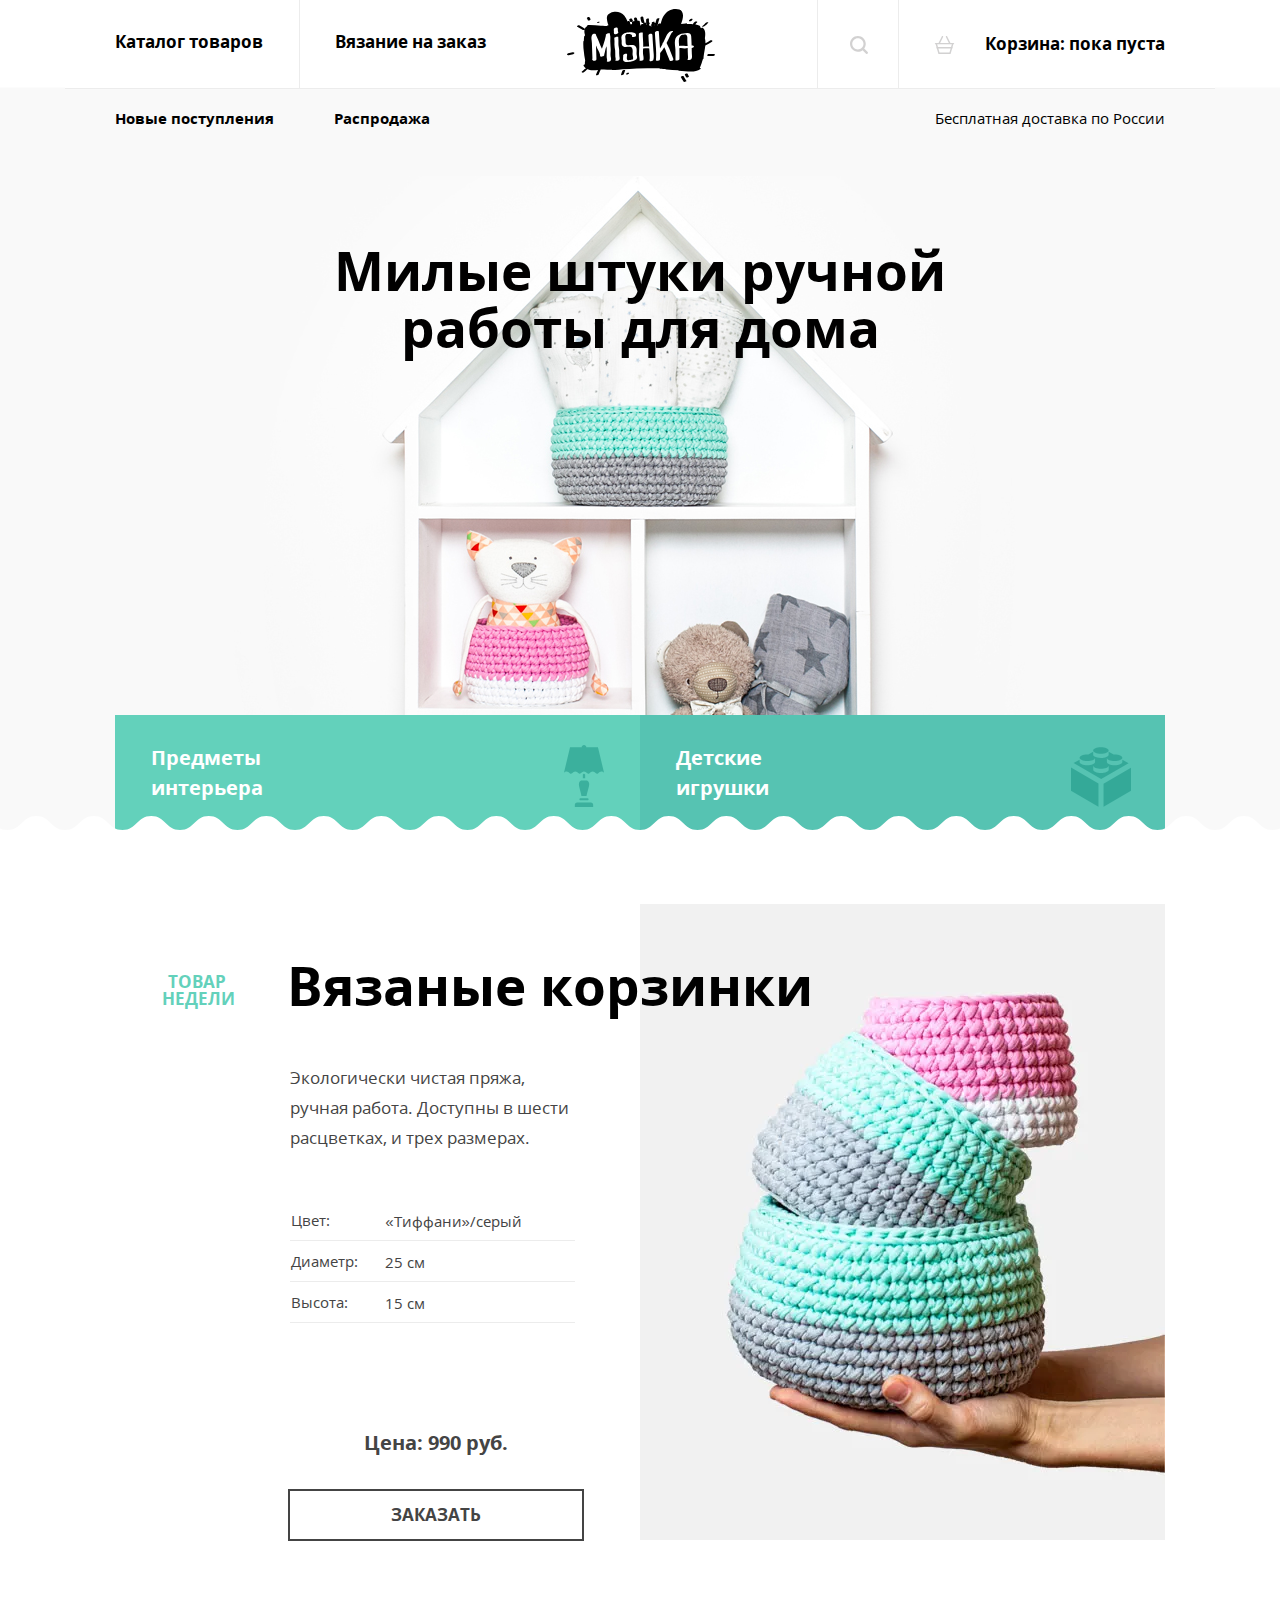
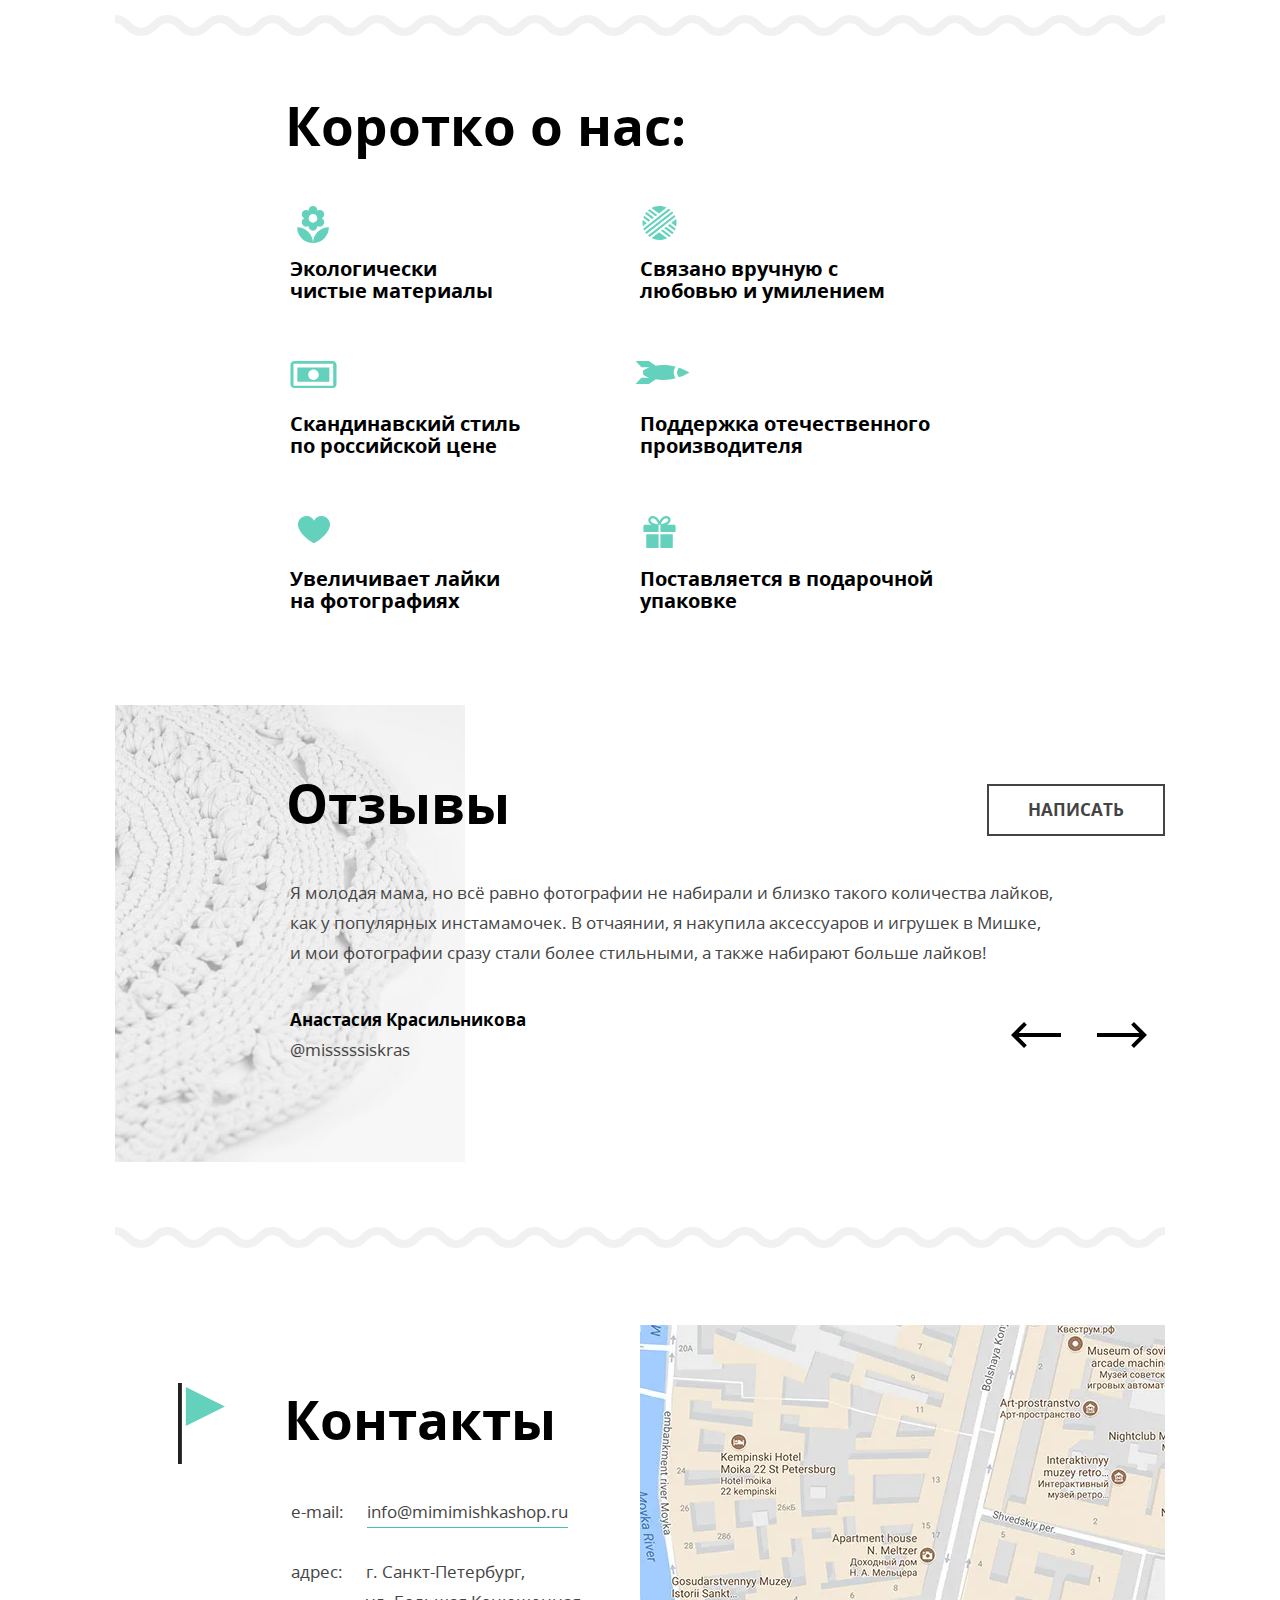
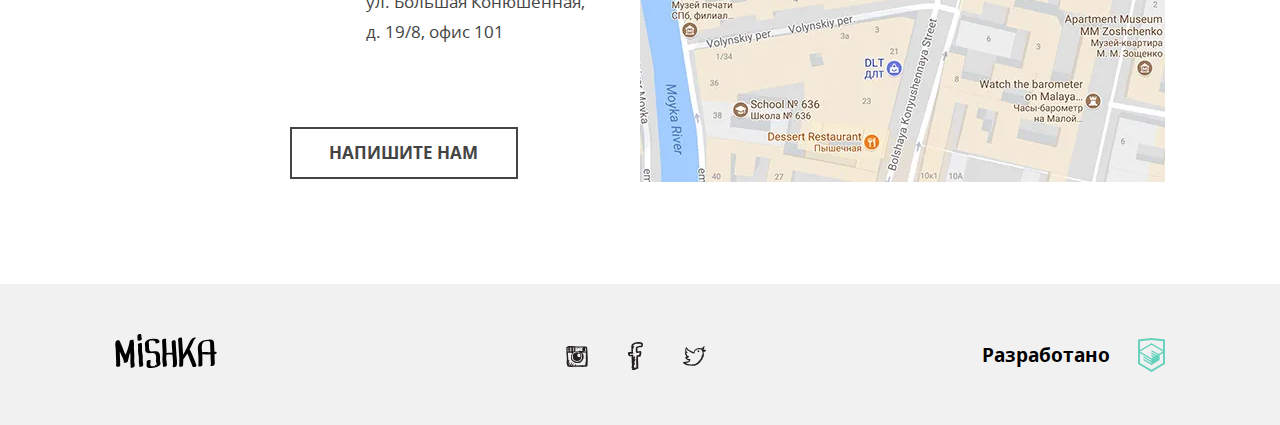
<file: mishka/index.html>
<!DOCTYPE html><html lang="ru"><head><meta charset="utf-8"><meta name="viewport" content="width=device-width,initial-scale=1"><title>HTML Academy: Мишка</title><link href="css/style-min.css" rel="stylesheet"><link rel="preload" href="fonts/opensans.woff2" as="font"><script src="js/picturefill.js" async=""></script></head><body><div style="display:none"><svg xmlns="http://www.w3.org/2000/svg" xmlns:xlink="http://www.w3.org/1999/xlink"><symbol id="icon-cart" viewbox="264.205 370.961 20.294 18.849"><path d="M283.75,378.19h-3.151l-3.407-6.814c-0.185-0.37-0.634-0.52-1.006-0.335 c-0.371,0.186-0.521,0.636-0.335,1.006l3.071,6.143h-9.138l3.072-6.143c0.185-0.371,0.035-0.821-0.335-1.006 c-0.37-0.185-0.821-0.035-1.006,0.335l-3.407,6.814h-3.151c-0.414,0-0.75,0.336-0.75,0.75s0.336,0.75,0.75,0.75h0.157l0.855,2.991 c-0.187,0.137-0.316,0.347-0.316,0.595c0,0.396,0.309,0.71,0.697,0.739l1.656,5.795h12.697l1.656-5.795 c0.388-0.028,0.698-0.344,0.698-0.739c0-0.249-0.129-0.459-0.316-0.596l0.854-2.991h0.157c0.414,0,0.75-0.336,0.75-0.75 S284.164,378.19,283.75,378.19z M279.569,388.311h-10.433l-1.224-4.284h12.881L279.569,388.311z M281.222,382.526h-13.739 l-0.81-2.836h15.359L281.222,382.526z"></path></symbol><symbol id="icon-fb" viewbox="56.519 49.996 14.962 27.718"><g id="facebook"><g><path d="M68.181,55.188c1.026,0.029,1.993,0,2.681-0.3c0.391-0.818,0.556-1.854,0.619-2.989 c-0.19-0.015-0.062-0.337-0.207-0.399c-0.029-0.202-0.278-0.195-0.309-0.398c-0.277-0.165-0.457-0.422-0.723-0.598 c-0.727-0.162-1.44-0.335-2.164-0.499c-0.849,0.044-1.895-0.103-2.58,0.1c-2.619-0.04-3.997,1.12-5.259,2.392 c-0.023,0.078-0.003,0.197-0.105,0.199c-0.574,1.587-0.125,3.621-0.204,5.581c0.099,0.436,0.107,0.958,0.204,1.395 c-0.998,0.296-2.212,0.387-3.402,0.499c-0.317,0.324-0.178,1.089-0.206,1.693c0.085,0.583,0.278,1.06,0.413,1.595 c0.211,0.193,0.596,0.396,0.825,0.498c0.065,0.029,0.071,0.082,0.103,0.1c0.506,0.268,1.451,0.008,2.268,0.1 c-0.136,1.978,0.256,3.915,0,5.68c0.007,0.327,0.295,0.382,0.208,0.798c-0.001,0.963-0.067,1.99,0.208,2.69 c-0.287,0.455-0.497,0.982-0.415,1.794c0.122,0.016,0.114,0.157,0.105,0.299c-0.075,0.47,0.643,0.175,0.515,0.698 c0.162,0.456-0.428,0.184-0.413,0.498v0.896c0.53,0.285,1.462,0.182,2.268,0.199c0.908-0.419,2.188-0.479,2.785-1.196 c0.459,0.235,0.916-0.014,1.238-0.199c-0.018-0.315,0.273-0.333,0.205-0.698c-0.004-0.328-0.173-0.496-0.103-0.896V71.83 c-0.206-2.293-0.048-4.938-0.309-7.176c0.888-0.105,1.917-0.075,2.578-0.398c0.357-0.451,0.377-1.23,0.516-1.895 c0.177-0.226,0.221-0.583,0.206-0.996c0.19-0.213,0.068-0.729,0.104-1.096c-0.141-0.595-0.168-1.3-0.825-1.39 c-0.884-0.235-2.043,0.595-2.991,0.299c0.049-1.134-0.293-2.342,0-3.388C66.761,55.609,67.461,55.39,68.181,55.188z M64.363,59.971c0.117,0.254,0.254,0.486,0.414,0.698c0.079,0.022,0.203,0.003,0.205,0.101c1.192,0.056,2.199-0.069,3.096-0.299 c0,0.998-0.271,1.733-0.518,2.492c-0.662,0.045-1.467,0.3-1.958,0.198c-0.276,0.165-0.372,0.506-0.62,0.698 c-0.049,0.441,0.142,0.495,0,0.797c-0.201,0.137-0.055,0.611-0.205,0.796v1.496c0.085,0.281-0.146,0.258-0.104,0.497v3.488 c-0.085,0.281,0.146,0.258,0.104,0.498v2.989c0.063,0.271-0.132,0.791,0.103,0.896c-0.07,0.364-0.412-0.021-0.824,0.1 c-0.528,0.122-0.926,0.369-1.548,0.4c0.117-0.353,0.32-0.622,0.311-1.097c0.049-0.381-0.365-0.312-0.516-0.49 c0.193-0.644,0.562-1.117,0.722-1.793c0.197-0.515,0.714-1.298,0.31-1.794c-0.522-0.105-0.521,0.293-0.826,0.398 c-0.022,0.077-0.002,0.196-0.103,0.199c-0.023,0.077-0.003,0.196-0.103,0.199c0.01,0.12-0.151,0.062,0,0 c0.022-0.078,0.002-0.197,0.103-0.199c0.023-0.077,0.002-0.197,0.103-0.199v-0.299c0.368-0.575,0.67-1.214,0.826-1.993 c0.191-0.28,0.283-0.656,0.412-0.997c0.156-0.262,0.34-0.869,0.104-1.195c-0.517,0.033-0.796,0.295-0.93,0.697 c-0.32-0.189,0.161-0.434,0.104-0.697c0.138-0.231,0.169-0.566,0.309-0.797c0.202-0.413,0.564-1.304,0-1.596 c-0.438-0.023-0.612,0.207-0.723,0.498c-0.214,0.191-0.43,0.383-0.516,0.698c-0.373-0.07-0.143-0.727-0.206-1.097 c-0.067-0.52,0.122-0.899,0-1.195c-0.56-0.799-2.026-0.105-3.197-0.299c-0.108-0.307-0.222-0.984-0.104-1.195 c1.045-0.088,2.479,0.201,3.197-0.199c0.024-0.078,0.003-0.197,0.104-0.199c0.094-0.723-0.271-1-0.515-1.396 c0.232-0.806,0.04-2.02,0.104-2.989c0.233-0.141,0.328-0.414,0.515-0.598c0.112-0.955,0.673-1.476,0.722-2.49 c-0.273,0.001-0.607-0.055-0.619,0.199c-0.302-0.114-0.382,0.479-0.515,0.199c-0.112-0.541,0.246-0.626,0.309-0.997 c0.599-0.418,1.212-0.82,1.856-1.195c1.741-0.244,4.648-0.449,6.086,0.198c0.051,0.616-0.287,0.854-0.207,1.496h-1.546 c-1.092,0.24-1.987,0.672-2.991,0.997c-0.24,0.066-0.276,0.331-0.516,0.398c-0.036,0.396-0.225,0.646-0.311,0.996 C64.182,57.424,64.394,58.582,64.363,59.971z"></path></g></g></symbol><symbol id="icon-htmlacademy" viewbox="0 0 26.943 34.09"><path d="M13.62,0.017L13.472,0L0,1.412v24.661l13.473,8.017l13.43-7.99l0.042-0.025V1.412L13.62,0.017z M25.019,12.127L13.495,5.334 L13.494,5.23l-0.087,0.05l-0.088-0.056v0.109L1.925,12.118V3.147l11.548-1.212l11.547,1.212V12.127z M13.405,6.787L24.923,13.5 l-4.479,2.64l-7.093-4.221l-0.014,1.415l5.904,3.513l-0.86,0.507l-5.03-2.992l-0.014,1.415l3.827,2.275l-0.782,0.523l-3.031-1.787 l-0.014,1.413l1.853,1.091l-1.8,1.081L2.034,13.622L13.405,6.787z M1.925,15.127l11.411,6.791l0.016,1.044L5.41,18.234L5.395,19.65 l7.979,4.795l0.018,1.076l-7.973-4.74l-0.013,1.414l8.021,4.822l0.046,0.025l8.143-4.872l-0.011-5.177l3.415-2.036v10.021 L13.472,31.85L1.925,24.979V15.127z"></path></symbol><symbol id="icon-insta" viewbox="53.115 53.19 21.769 21.334"><g id="instagram"><g><path d="M74.881,65.336c-0.013-2.395-0.344-4.788-0.303-7.135c-0.023-0.788-0.086-1.535-0.152-2.278 c-0.105-0.3-0.111-0.699-0.152-1.062c-0.26-0.17-0.222-0.64-0.456-0.835c-0.423-0.233-1.201-0.114-1.744-0.22 c-0.657-0.026-1.254-0.115-1.899-0.153c-1.936-0.101-3.973-0.076-5.996-0.076c-2.001,0-3.954-0.145-5.695-0.379h-2.202 c-0.097,0.004-0.105,0.098-0.227,0.076c-0.599,0.034-1.077,0.188-1.595,0.303c-0.21,0.119-0.421,0.235-0.683,0.304 c-0.136,0.192-0.513,0.145-0.607,0.379c-0.186,0.212,0.185,0.451,0,0.607v0.911c0.173,0.13,0.027,0.58,0.075,0.835v0.987 c-0.017,1.281,0.134,2.397,0.076,3.72c0.467,2.762,0.374,6.537,0.076,9.413c0.155,0.579,0.363,1.105,0.455,1.746 c0.256,0.479,0.335,1.133,0.683,1.52c0.502,0.206,1.233,0.186,1.898,0.229c0.383,0.098,0.667,0.293,1.14,0.30 c2.843-0.21,5.496-0.154,8.427-0.229c2.704,0.24,5.802,0.188,8.275-0.228c0.195-0.134,0.128-0.529,0.228-0.76 c-0.056-0.385,0.207-0.449,0.228-0.759C74.862,70.157,74.895,67.763,74.881,65.336z M61.899,59.111 c0.757-0.153,1.48-0.341,2.429-0.304c0.71,0.076,1.287,0.283,1.897,0.456c0.116,0.184-0.243,0.547,0.153,0.684v0.076 c0.059,0.017,0.149,0.002,0.151,0.076c0.445,0.035,0.794,0.167,1.063,0.379c0.45,0.055,0.536,0.476,1.138,0.3 c-0.091,0.213-0.084,0.524-0.075,0.835c0.324,1.183,0.475,2.81,0.303,4.252c-0.164,0.163-0.215,0.442-0.303,0.683 c-0.311,0.322-0.481,0.785-0.836,1.062c-0.095,0.236-0.25,0.408-0.454,0.533c-0.116,0.213-0.206,0.452-0.457,0.53 c-0.298,0.163-0.577,0.011-0.834-0.076c-0.446,0.162-0.904,0.312-1.215,0.607c-0.816-0.096-1.648-0.175-2.43-0.304 c-0.242-0.139-0.487-0.273-0.835-0.305c-0.227-0.204-0.496-0.364-0.836-0.455c-0.101-0.127-0.337-0.118-0.455-0.229 c-0.198-0.029-0.229-0.227-0.456-0.229c-0.118-0.412-0.443-0.618-0.532-1.062c-0.226-0.331-0.308-0.805-0.455-1.215 c-0.043-1.434,0.091-2.692,0.379-3.796c0.346-0.591,0.779-1.094,1.138-1.67c0.249,0.021,0.365-0.09,0.38-0.304 c0.306,0.053,0.434-0.072,0.684-0.075C61.698,59.568,61.71,59.251,61.899,59.111z M60.229,56.378 c-0.117-0.263-0.066-0.691-0.075-1.062c-0.007-0.285,0.278-0.279,0.304-0.532c-0.003-0.074-0.093-0.059-0.152-0.076 c0.126-0.146,0.701-0.097,0.834,0c0.132,0.537-0.354,0.455-0.531,0.684c0.011,0.167,0.322,0.032,0.456,0.076 c0.029,0.854-0.059,1.496,0,2.202h-0.456c-0.007,0.234,0.229,0.226,0.456,0.228c-0.059,0.286,0.092,0.363,0.075,0.607 c-0.226,0.153-0.716,0.042-1.062,0.075C59.975,57.986,60.313,57.205,60.229,56.378z M59.546,54.784 c0.088-0.013,0.134,0.016,0.151,0.076c0.179,0.253,0.01,0.683-0.076,0.911C59.448,55.592,59.595,55.089,59.546,54.784z M59.698,56.606c-0.132-0.069-0.168-0.237-0.152-0.456C59.678,56.221,59.713,56.388,59.698,56.606z M59.698,57.973 c-0.058,0.139-0.082-0.045-0.076-0.152C59.68,57.682,59.703,57.866,59.698,57.973z M59.546,58.201 c0.175-0.024,0.084,0.219,0.228,0.227c-0.009,0.193-0.283,0.179-0.38,0.077C59.433,58.393,59.507,58.312,59.546,58.201z M57.192,56.985c0.006-0.108,0.013-0.214-0.076-0.228c-0.073-0.733,0.13-1.415,0-1.973c0.25-0.155,0.769-0.042,1.139-0.077v1.139 c-0.088,0.064-0.203,0.101-0.379,0.077c-0.054,0.28,0.324,0.131,0.379,0.304c0.008,0.853-0.056,1.777,0.152,2.429 c-0.565-0.059-0.906,0.107-1.442,0.076c0.097-0.612-0.019-1.435,0.531-1.594C57.484,56.997,57.239,57.091,57.192,56.985z M56.661,56.985c-0.204,0.021-0.217-0.534-0.077-0.607C56.912,56.384,56.833,56.879,56.661,56.985z M56.509,57.973 c0.077-0.312,0.034-0.304,0.075-0.683C56.812,57.303,56.844,58.06,56.509,57.973z M56.737,55.923 c-0.263,0.054-0.273-0.266-0.153-0.38C56.847,55.49,56.856,55.81,56.737,55.923z M56.737,54.784 c0.033,0.159-0.052,0.201-0.076,0.304c-0.176,0.023-0.084-0.219-0.229-0.229C56.457,54.757,56.623,54.797,56.737,54.784z M56.509,58.505c0.148-0.031,0.11,0.345-0.076,0.227C56.473,58.67,56.512,58.608,56.509,58.505z M55.825,54.784 c0.029,0.259-0.438,0.32-0.379,0H55.825z M54.838,54.86c-0.034,0.219-0.326,0.179-0.379,0.379 C54.245,55.069,54.543,54.771,54.838,54.86z M54.383,55.619c0.226-0.205,0.451-0.41,0.684-0.607 c-0.021-0.123,0.071-0.131,0.076-0.228h0.229c0.102,0.381-0.261,0.296-0.305,0.531c0.021,0.122-0.072,0.131-0.075,0.227 c0.02,0.335,0.121,0.588,0.075,0.988c-0.27,0.008-0.276,0.28-0.607,0.227C54.482,56.329,54.325,56.083,54.383,55.619z M54.459,58.884V57.29c0.195-0.185,0.396-0.364,0.607-0.532c0.295,0.489,0.179,1.392,0.455,1.897 C55.246,58.812,54.771,58.766,54.459,58.884z M72.68,69.968c-0.109,0.954-0.158,1.968-0.379,2.809 c-2.89,0.123-6.02,0.005-8.883,0.153c-0.199,0.045-0.273-0.031-0.229-0.229c-0.253,0-0.258,0.247-0.531,0.229 c0.201-0.336,0.438-0.898,0.151-1.291c-0.797,0.013-0.797,0.821-1.138,1.291c-0.686-0.053-1.137,0.127-1.823,0.075 c0.18-0.705,0.75-1.021,0.911-1.745c-0.395-0.55-0.989,0.138-1.214,0.455c-0.204,0.48-0.557,0.81-0.76,1.29H57.8 c0.238-0.469,0.489-0.926,0.759-1.366c0.171-0.512,0.625-0.741,0.683-1.367c-0.157-0.28-0.42-0.029-0.683,0 c-0.123,0.182-0.272,0.335-0.38,0.531c-0.232,0.376-0.501,0.714-0.684,1.14c-0.181,0.208-0.335,0.003-0.53,0.227 c-0.389,0.271-0.581,0.736-0.988,0.987c-0.174-0.06,0.039-0.356,0.153-0.38c0.045-0.181-0.096-0.55,0.075-0.607 c0.063-0.366,0.212-0.647,0.379-0.91c0.119-0.742,0.521-1.199,0.684-1.898c-0.559,0.099-0.674,0.643-0.988,0.987 c-0.212,0.445-0.542,0.772-0.683,1.291c-0.174-0.131-0.028-0.58-0.076-0.836c0.122-0.586,0.298-1.119,0.38-1.746 c0.133-0.22,0.173-0.535,0.228-0.834c0.168-0.209,0.046-0.61-0.077-0.761c-0.226,0.027-0.374,0.133-0.455,0.304 c-0.192-0.032-0.193,0.506-0.304,0.304c-0.045-2.587-0.451-4.812-0.456-7.438c0.026-0.331-0.183-0.424-0.228-0.685 c1.629,0.028,3.121,0.091,4.783,0.229c-0.089,0.139-0.199,0.257-0.304,0.379c-0.144,0.07-0.226,0.173-0.378,0.304 c-0.604,1.653-0.975,3.984-0.607,6.15c0.229,0.58,0.589,1.029,0.986,1.441c0.907,0.485,1.635,1.149,2.506,1.671 c1.701,0.361,3.84,0.369,5.541,0c0.236-0.12,0.484-0.226,0.685-0.38c1.364-1.242,2.753-2.459,2.961-4.859v-1.367 c-0.197-1.598-0.688-2.905-1.747-3.644c0.331-0.22,1.099,0.043,1.67,0.076c0.223,0.013,0.447,0.014,0.684,0 c0.408-0.024,0.928-0.055,1.443,0c0.144,0.187,0.113,0.544,0.228,0.76c-0.062,1.684-0.192,3.3-0.152,5.087 c0.103,0.454,0.127,0.986,0.229,1.441C73.046,68.209,72.9,69.126,72.68,69.968z M73.059,58.808 c-0.639-0.12-1.232-0.284-1.897-0.379c0.072-0.333,0.799-0.01,0.987-0.228c0.385-0.223,0.295-0.92,0.304-1.51 c0.032-0.348,0.114-0.644,0.076-1.063c-0.401-0.951-1.783-0.421-2.886-0.455c-0.225,0.718-0.47,1.8-0.304,2.657 c0.169,0.49,1.024,0.292,1.519,0.456c-0.14,0.332-0.688,0.057-0.987,0.076c-0.296-0.083-0.707-0.052-0.986-0.151 c-2.285,0.078-4.284,0.004-6.529,0.151c0.117-1.248,0.063-2.465-0.076-3.645h3.112c-0.344,0.364-0.912,0.507-1.29,0.835 c-0.44,0.244-0.861,0.505-1.139,0.911c0.249,0.134,0.535-0.245,0.759-0.379c0.355-0.074,0.479-0.381,0.835-0.455 c0.423-0.438,1.096-0.625,1.67-0.912c0.378-0.022,0.697,0.013,0.987,0.077c1.283,0.007,2.456,0.126,3.796,0.076 c0.614,0.145,1.45,0.069,1.974,0.304c0.107,0.298,0.231,0.579,0.305,0.911C73.297,57.071,73.14,57.901,73.059,58.808z M67.214,55.088C67.324,55.041,67.205,54.996,67.214,55.088L67.214,55.088z M67.214,55.088c-0.529,0.154-1.019,0.348-1.367,0.682 C66.331,55.572,66.906,55.464,67.214,55.088z M68.276,55.695C68.387,55.648,68.269,55.604,68.276,55.695L68.276,55.695z M66.53,56.606c0.727-0.158,1.181-0.591,1.746-0.911c-0.437,0.019-0.592,0.32-0.987,0.379 C67.074,56.291,66.689,56.334,66.53,56.606z M65.847,55.771C65.736,55.818,65.854,55.863,65.847,55.771L65.847,55.771z M65.164,56.378C65.274,56.332,65.156,56.286,65.164,56.378L65.164,56.378z M65.089,56.454c0.063,0.014,0.07-0.03,0.075-0.076 C65.1,56.364,65.092,56.408,65.089,56.454z M65.012,56.53c0.064,0.014,0.072-0.03,0.077-0.076 C65.022,56.441,65.017,56.483,65.012,56.53z M64.178,57.138c0.346-0.134,0.613-0.348,0.834-0.607 C64.664,56.664,64.397,56.878,64.178,57.138z M66.454,58.125c0.533-0.049,0.749-0.416,1.215-0.531 c0.284-0.298,0.784-0.381,0.987-0.76c-0.56,0.023-0.766,0.399-1.216,0.531C67.156,57.662,66.689,57.778,66.454,58.125z M64.178,57.138C63.861,57.064,64.162,57.365,64.178,57.138L64.178,57.138z M63.645,57.517c0.021,0.021,0.115-0.037,0.076-0.077 C63.7,57.42,63.605,57.478,63.645,57.517z M66.454,58.125C66.344,58.172,66.461,58.216,66.454,58.125L66.454,58.125z M65.314,59.946c-0.223-0.231-0.676-0.233-0.986-0.379c-0.697-0.038-1.223,0.093-1.746,0.229c-0.304,0.151-0.607,0.304-0.91,0.454 c-0.266,0.166-0.444,0.417-0.76,0.532c-0.205,0.225-0.352,0.51-0.684,0.607c-0.004,0.223-0.173,0.281-0.304,0.379 c-0.089,0.115-0.094,0.312-0.227,0.381c-0.007,0.12,0.036,0.29-0.076,0.303c0.108,1.512,0.291,2.948,0.683,4.177 c0.287,0.623,0.975,0.846,1.442,1.29c0.589,0.297,1.328,0.444,2.126,0.531c0.277-0.052,0.553-0.105,0.911-0.076 c1.209-0.209,2.098-0.736,2.81-1.441c0.1-0.281,0.252-0.508,0.455-0.684c-0.254-0.671,0.293-1.098,0.455-1.59 c0.002-1.344-0.201-2.48-0.607-3.415c-0.256-0.579-0.92-0.751-1.366-1.139c-0.059-0.018-0.15-0.003-0.151-0.077 C66.11,59.892,65.646,59.789,65.314,59.946z M61.899,64.273c-0.113-0.063-0.109-0.244-0.152-0.379 C62.003,63.816,61.865,64.131,61.899,64.273z M61.975,64.578c0.041-0.117,0.079-0.006,0.076,0.075 C62.011,64.771,61.972,64.658,61.975,64.578z M62.431,62.527c0.015-0.086,0.075-0.042,0.075,0 C62.492,62.614,62.431,62.57,62.431,62.527z M64.101,60.402c-0.203,0.258,0.041,0.576,0.077,0.836 C63.873,61.199,63.604,60.351,64.101,60.402z M64.48,64.35c-0.04-0.038,0.055-0.097,0.076-0.076 C64.596,64.312,64.502,64.371,64.48,64.35z M65.239,67.234c0.034-0.109,0.066,0.008,0.152,0 C65.373,67.331,65.241,67.311,65.239,67.234z M67.44,64.653c-0.233-0.057-0.145,0.208-0.379,0.152 c0.069-0.159,0.118-0.338,0.229-0.455C67.424,64.369,67.462,64.48,67.44,64.653z M66.303,60.857 c0.211,0.119,0.441,0.217,0.606,0.381c0.085,0.219,0.243,0.363,0.38,0.529c0.058,0.778,0.179,1.492,0.151,2.354 c-0.257,0.099-0.438,0.271-0.683,0.381c-0.78-0.006-1.358-0.212-1.897-0.456c-0.171-0.259-0.355-0.505-0.532-0.759v-1.062 c0.17-0.185,0.319-0.391,0.456-0.607c0.228-0.127,0.508-0.201,0.454-0.607c-0.038-0.062-0.078-0.124-0.075-0.229 c0.158,0.045,0.245,0.159,0.379,0.229C65.865,61.028,65.952,60.811,66.303,60.857z"></path></g></g></symbol><symbol id="icon-interior" viewbox="-259.404 -19.675 40.219 62.411"><g fill="#149080"><path d="M-244.227,18.283c-0.286,0.966-0.245,2.191,0.027,3.639c0.494,2.635,1.687,6.041,2.358,9.67h5.062 c0.696-3.641,1.949-7.05,2.471-9.683c0.287-1.445,0.33-2.66,0.041-3.617c-0.275-0.899-0.89-1.618-2.021-2.303h-5.997 C-243.361,16.668-243.96,17.38-244.227,18.283z"></path><path d="M-232.395,38.278h-13.799c-1.293,0-2.299,0.976-2.299,2.229v2.229h2.299h13.799h2.299v-2.229 C-230.096,39.254-231.102,38.278-232.395,38.278z"></path><path d="M-225.262-17.446h-11.732c0-1.244-1.015-2.229-2.3-2.229c-1.283,0-2.3,0.985-2.3,2.229h-11.737l-6.073,25.517 c0.794-0.461,1.589-0.992,2.632-0.992c1.359,0,2.243,0.818,2.924,1.375c0.682,0.557,1.162,0.849,1.447,0.849 c0.292,0.001,0.769-0.287,1.451-0.836c0.681-0.548,1.564-1.358,2.915-1.358c1.349,0,2.237,0.806,2.919,1.354 c0.684,0.549,1.161,0.84,1.451,0.84c0.146,0,0.338-0.073,0.58-0.214c0.242-0.141,0.53-0.353,0.872-0.626 c0.512-0.411,1.139-0.967,1.99-1.218c0.284-0.085,0.593-0.136,0.93-0.136c1.347,0,2.238,0.805,2.92,1.354 c0.683,0.548,1.159,0.84,1.451,0.84c0.287-0.002,0.766-0.296,1.445-0.85c0.684-0.554,1.571-1.367,2.925-1.367 c1.356,0,2.239,0.817,2.919,1.371c0.342,0.276,0.631,0.489,0.872,0.631c0.24,0.143,0.431,0.214,0.575,0.214 c0.288,0,0.762-0.293,1.442-0.854c0.68-0.559,1.567-1.384,2.929-1.384c1.044,0,1.839,0.533,2.632,0.997L-225.262-17.446z"></path><path d="M-235.881,33.82h-6.864c-0.657,0-1.15,0.479-1.15,1.115c0,0.635,0.493,1.113,1.15,1.113h6.9c0.655,0,1.15-0.479,1.15-1.113 c0-0.636-0.495-1.115-1.15-1.115H-235.881z"></path><path d="M-239.295,9.336c-0.146,0-0.338,0.074-0.58,0.213c-0.157,0.094-0.37,0.261-0.57,0.41v3.731h2.299V9.959 C-238.651,9.581-239.054,9.336-239.295,9.336z"></path></g></symbol><symbol id="icon-left-arrow" viewbox="0 0 50 26.003"><polygon points="50,11.002 7.659,11.002 15.833,2.828 13.005,0 0,12.998 0.003,13.001 0,13.005 13.005,26.003 15.833,23.175 7.661,15.002 50,15.002 "></polygon></symbol><symbol id="icon-logo-footer" viewbox="0 0 101.615 34.056"><g><path d="M19.135,21.495c-0.083-2.683-0.51-5.347-0.475-8.035c0.028-2.174,0.389-4.41-0.36-6.495 c0.047-0.237,0.096-0.473,0.14-0.711c0.193-1.045-3.271-0.492-3.813,0.464c-0.343,0.28-0.519,0.615-0.375,0.957 c0.037,0.086,0.069,0.174,0.102,0.261c-0.656,3.204-1.57,6.306-2.621,9.412c-0.402,1.188-0.888,2.349-1.298,3.533 c-0.582-1.104-1.169-2.194-1.643-3.377C7.418,14.071,6.18,10.602,4.505,7.298C4.695,5.77,1.301,5.93,0.632,7.33 c-0.809,1.694-0.705,3.403-0.438,5.214c0.3,2.042,0.353,4.05,0.377,6.111c0.047,3.976,0.358,7.943,0.417,11.919 c-0.354,0.395-0.461,0.881-0.091,1.375c0.162,0.216,0.361,0.382,0.571,0.549c0.904,0.724,3.5,0.107,3.496-1.271 c-0.014-4.123-0.312-8.238-0.42-12.358c-0.011-0.404-0.018-0.807-0.024-1.21c0.057,0.145,0.114,0.29,0.171,0.434 c0.64,1.604,1.31,3.163,2.185,4.654c0.868,1.478,1.303,3.064,1.803,4.677c-0.189,0.217-0.303,0.462-0.233,0.708 c-0.039,0.18,0.07,0.292,0.251,0.36c0.639,0.548,1.841,0.274,2.509-0.007c0.287-0.121,0.561-0.261,0.826-0.424 c0.345-0.212,0.883-0.679,0.729-1.159c-0.03-0.093-0.058-0.186-0.087-0.279c0.47-1.27,0.709-2.589,0.965-3.93 c0.272-1.428,0.782-2.78,1.295-4.133c0.052,0.619,0.106,1.238,0.156,1.855c0.204,2.554,0.033,5.072,0.007,7.626 c-0.008,0.847,0.054,1.633,0.219,2.461c0.068,0.343,0.367,1.808,0.281,1.887c-0.611,0.564-0.433,1.257,0.385,1.437 c0.915,0.201,2.081-0.105,2.77-0.742c1.198-1.106,0.632-2.845,0.361-4.241C18.661,26.501,19.208,23.879,19.135,21.495z"></path><path d="M27.499,22.17c-0.074-1.988-0.765-3.862-0.774-5.872c-0.011-2.305,0.181-4.593-0.155-6.886 c-0.106-0.725-4.056,0.1-3.917,1.05c0.309,2.11,0.197,4.229,0.159,6.354c-0.037,2.044,0.468,3.898,0.73,5.904 c0.269,2.054-0.084,4.157,0.149,6.213c0.109,0.962,0.75,2.743,0.089,3.58c-0.42,0.532,1.469,0.342,1.553,0.326 c0.769-0.142,1.793-0.392,2.304-1.038c0.653-0.828,0.196-2.426,0.053-3.357C27.374,26.385,27.576,24.249,27.499,22.17z"></path><path d="M43.828,18.851c-2.062-2.784-5.889-0.78-8.561-1.54c-1.377-0.392-1.395-2.271-1.392-3.396 c0.004-1.426-0.114-2.732-0.273-4.146c-0.119-1.052-0.024-2.121,0.746-2.904c0.142-0.144,0.859-0.336,0.81-0.339 c0.354-0.061,0.676-0.076,1.067-0.093c1.549-0.066,4.613,0.232,4.019,2.483c-0.266,1.01,3.596,0.431,3.877-0.637 c1.213-4.598-7.284-3.714-9.686-3.078C32.225,5.789,29.787,7.047,29.66,9.6c-0.061,1.219,0.273,2.379,0.325,3.587 c0.061,1.39-0.198,2.776,0.289,4.118c1.082,2.982,5.52,1.576,7.778,1.745c3.845,0.287,2.697,5.469,2.748,7.883 c0.027,1.288,1.181,3.429,0.211,4.507c-0.595,0.662-1.982,0.699-2.792,0.768c-0.813,0.068-2.201,0.312-2.742-0.461 c-0.993-1.418,0.091-3.799-0.121-5.425c-0.121-0.924-4.066-0.095-3.917,1.05c0.342,2.627-1.399,6.145,2.402,6.596 c2.441,0.289,5.191-0.161,7.5-0.928c1.196-0.396,2.307-0.942,3.243-1.793c1.035-0.941,0.694-2.348,0.417-3.547 C44.324,24.782,45.732,21.421,43.828,18.851z"></path><path d="M61.155,18.662c-0.122-3.777-0.69-7.513-0.706-11.297c-0.008-1.971-3.963-1.305-3.957,0.343 c0.015,3.608,0.497,7.167,0.682,10.764c0.004,0.074,0.008,0.147,0.013,0.221c-1.949-0.018-3.899,0.177-5.853,0.246 c0.201-4.633-0.611-9.227-0.435-13.857c0.022-0.582-3.874-0.09-3.917,1.049c-0.171,4.475,0.587,8.915,0.453,13.392 c-0.064,2.136-0.245,4.264-0.259,6.402c-0.007,1.095,0.171,2.183,0.329,3.263c0.146,0.999,0.484,2.331,0.182,3.318 c-0.237,0.772,3.561,0.29,3.862-0.694c0.544-1.778-0.222-4.039-0.405-5.839c-0.175-1.725-0.039-3.499,0.083-5.248 c2.03-0.13,4.059-0.297,6.08-0.012c0.09,1.378,0.196,2.754,0.322,4.134c0.105,1.157,0.179,2.313,0.196,3.475 c0.015,1.019,0.142,2.496-0.221,3.461c-0.773,2.057,3.15,1.889,3.723,0.364c0.703-1.87,0.502-4.199,0.383-6.164 C61.562,23.54,61.233,21.109,61.155,18.662z"></path><path d="M78.087,23.136c-0.939-2.758-2.373-5.177-3.616-7.797c1.001-1.949,2.018-3.898,2.932-5.888 c0.831-1.808,1.446-3.819,3.08-5.092c0.574-0.447,0.55-0.896-0.255-0.951c-0.875-0.061-2.064,0.192-2.77,0.742 c-1.485,1.158-2.427,2.563-3.201,4.268c-0.932,2.051-1.896,4.063-2.914,6.075c-0.074,0.147-0.149,0.295-0.224,0.443 c-0.49,0.315-0.785,0.762-0.639,1.266c-0.792,1.563-1.6,3.117-2.499,4.61c-0.299-5.534-0.955-11.061-1.15-16.6 c-0.045-1.27-3.971-0.479-3.917,1.049c0.243,6.868,1.219,13.719,1.286,20.587c-0.016,0.017-0.031,0.034-0.047,0.051 c-0.301,0.308-0.19,0.494,0.051,0.602c0.002,1.75-0.059,3.501-0.209,5.254c-0.472,0.745,0.463,1.139,1.084,1.139 c0.032,0,0.064,0,0.096,0c0.739,0,2.626-0.35,2.718-1.364c0.191-2.1,0.251-4.196,0.232-6.291c1.59-1.715,2.89-3.63,4.055-5.635 c0.759,1.48,1.482,2.972,1.989,4.582c0.861,2.741,2.299,5.261,3.131,8.014c0.544,1.806,4.457,0.738,3.917-1.049 C80.388,28.398,79.013,25.854,78.087,23.136z"></path><path d="M101.59,18.501c-0.21-0.832-1.372-0.849-2.271-0.77c-0.012-0.335-0.02-0.671-0.036-1.006 c-0.125-2.661-0.165-5.379-0.392-8.032c-0.209-2.458-1.585-3.337-3.972-3.247c-2.416,0.092-5.229,0.527-7.482,1.403 c-2.607,1.014-4.058,2.935-4.559,5.681c-0.549,3.014,0.24,6.219,0.373,9.246c0.154,3.503,0.066,7.014,0.062,10.519 c0,0.573,3.916,0.031,3.917-1.049c0.003-2.776,0.042-5.551,0-8.327c-0.013-0.818-0.051-1.632-0.102-2.444 c1.369-0.593,3.687,0.012,5.05,0.141c1.107,0.104,2.169-0.166,3.244-0.292c0.021,2.312,0.107,4.635,0.202,6.944 c0.049,1.184,0.477,3.53-0.354,4.511c-0.437,0.516,1.48,0.343,1.555,0.33c0.793-0.146,1.761-0.401,2.303-1.041 c0.949-1.12,0.456-3.79,0.401-5.126c-0.078-1.91-0.102-3.824-0.141-5.737C100.542,20.058,101.805,19.351,101.59,18.501z M86.972,18.351c-0.103-1.245-0.217-2.49-0.303-3.743c-0.16-2.331,0.117-5.583,2.29-6.999c0.58-0.379,1.675-0.315,2.354-0.438 c0.97-0.176,1.956-0.389,2.829,0.19c1.21,0.802,0.912,3.657,0.911,4.869c-0.003,2.005,0.207,4.001,0.31,6.003 c-0.552,0.055-1.111,0.089-1.683,0.076C91.394,18.256,89.136,17.896,86.972,18.351z"></path><path d="M24.108,6.7c0.521-0.05,1.045-0.226,1.477-0.524c0.085-0.072,0.171-0.144,0.256-0.216c0.52-0.335,0.972-0.827,0.728-1.361 c-0.504-1.105-0.423-2.231-0.416-3.414c0.006-0.958-0.963-1.246-1.781-1.174c-0.723,0.063-2.168,0.581-2.175,1.52 c-0.006,0.993-0.071,2.016,0.109,2.992c-0.047,0.113-0.074,0.239-0.104,0.355c-0.055,0.212,0.016,0.42,0.142,0.59 c0,0.045,0.002,0.089,0.002,0.134c0.005,0.112,0.01,0.224,0.015,0.335c0.073,0.232,0.216,0.409,0.429,0.53 C23.178,6.7,23.668,6.742,24.108,6.7z"></path></g></symbol><symbol id="icon-mail" viewbox="0 0 32 32"><path id="mail" d="M28,5H4C1.791,5,0,6.792,0,9v13c0,2.209,1.791,4,4,4h24c2.209,0,4-1.791,4-4V9 C32,6.792,30.209,5,28,5z M2,10.25l6.999,5.25L2,20.75V10.25z M30,22c0,1.104-0.898,2-2,2H4c-1.103,0-2-0.896-2-2l7.832-5.875 l4.368,3.277c0.533,0.397,1.166,0.6,1.8,0.6c0.633,0,1.266-0.201,1.799-0.6l4.369-3.277L30,22L30,22z M30,20.75l-7-5.25l7-5.25 V20.75z M17.199,18.602c-0.35,0.263-0.763,0.4-1.199,0.4s-0.851-0.139-1.2-0.4L10.665,15.5l-0.833-0.625L2,9.001V9 c0-1.103,0.897-2,2-2h24c1.102,0,2,0.897,2,2L17.199,18.602z"></path></symbol><symbol id="icon-phone" viewbox="0 0 24.829 24.333"><g><g id="UrwUhy_2_"><g><path d="M17.321,24.333c-0.371,0-0.744,0-1.115,0c-4.904-0.58-8.497-2.857-11.11-5.772C2.473,15.637,0.402,11.875,0,6.817 c0-0.453,0-0.906,0-1.358c0.091-0.921,0.544-1.55,1.067-2.086c0.65-0.666,1.63-1.522,2.522-1.553 c0.659-0.022,1.78,0.451,2.232,1.066c0.388,0.53,0.595,1.59,0.775,2.378c0.185,0.797,0.6,1.95,0.485,2.717 C6.905,9.177,5.317,9.684,4.85,10.553c1.551,3.721,4.089,6.456,7.472,8.345c0.847-0.465,1.595-1.864,2.767-1.892 c0.428-0.012,0.972,0.209,1.406,0.34c0.477,0.143,0.891,0.326,1.311,0.484c0.705,0.266,1.957,0.621,2.378,1.213 c0.433,0.61,0.681,1.608,0.581,2.231C20.571,22.508,18.538,23.877,17.321,24.333z"></path></g></g><path d="M12.529,1.528c5.949,0,10.771,4.822,10.771,10.771h1.529C24.829,5.507,19.323,0,12.529,0V1.528z"></path><path d="M12.529,9.327v1.552c0.785,0,1.421,0.636,1.421,1.42h1.553C15.502,10.657,14.172,9.327,12.529,9.327z"></path><path d="M12.529,6.246c3.345,0,6.056,2.71,6.056,6.054h1.588c0-4.22-3.422-7.641-7.644-7.641V6.246z"></path></g></symbol><symbol id="icon-play" viewbox="247.3 382.56 100.678 76.891"><g><g><path fill="#63D1BB" d="M344.255,400.708c0,0-0.92-7.008-3.785-10.078c-3.632-4.041-7.674-4.066-9.541-4.297 c-13.326-1.023-33.303-1.023-33.303-1.023h-0.051c0,0-19.978,0-33.304,1.023c-1.867,0.23-5.908,0.256-9.54,4.297 c-2.84,3.096-3.786,10.078-3.786,10.078s-0.896,8.211-0.896,16.422v7.699c0,8.21,0.947,16.421,0.947,16.421 s0.921,7.009,3.785,10.078c3.632,4.041,8.364,3.913,10.487,4.349c7.622,0.767,32.356,1.022,32.356,1.022 s20.003-0.025,33.329-1.048c1.867-0.23,5.908-0.256,9.54-4.298c2.84-3.069,3.786-10.078,3.786-10.078s0.946-8.21,0.946-16.421 v-7.699C345.202,408.919,344.255,400.708,344.255,400.708z"></path><path fill="#FFFFFF" d="M297.614,459.449h-0.016c-1.015-0.011-24.946-0.266-32.604-1.037l-0.14-0.014l-0.137-0.028 c-0.271-0.056-0.668-0.107-1.126-0.167c-2.503-0.328-7.159-0.938-10.839-5.019c-3.354-3.616-4.377-10.771-4.483-11.576 l-0.005-0.043c-0.039-0.342-0.965-8.463-0.965-16.736v-7.699c0-8.266,0.875-16.378,0.912-16.72l0.009-0.071 c0.108-0.802,1.155-7.928,4.474-11.557c3.996-4.439,8.531-4.899,10.712-5.121c0.192-0.02,0.37-0.037,0.529-0.058l0.126-0.013 c13.277-1.019,33.312-1.031,33.514-1.031h0.051c0.201,0,20.236,0.013,33.514,1.031l0.126,0.013 c0.159,0.021,0.337,0.038,0.529,0.058c2.179,0.221,6.71,0.682,10.704,5.112c3.354,3.616,4.377,10.771,4.483,11.577l0.005,0.043 c0.039,0.342,0.965,8.459,0.99,16.753v7.708c0,8.273-0.926,16.395-0.965,16.736l-0.007,0.053 c-0.108,0.805-1.156,7.953-4.478,11.562c-3.994,4.435-8.527,4.896-10.707,5.117c-0.193,0.02-0.371,0.037-0.53,0.057l-0.126,0.013 c-13.276,1.02-33.334,1.057-33.535,1.058L297.614,459.449L297.614,459.449z M265.67,452.952 c7.477,0.729,31.216,0.989,31.968,0.997c0.657-0.001,20.135-0.049,33.047-1.036c0.178-0.021,0.371-0.041,0.58-0.062 c1.836-0.186,4.608-0.468,7.186-3.335l0.026-0.029c1.825-1.974,2.853-6.928,3.075-8.552c0.059-0.514,0.926-8.358,0.926-16.08 v-7.699c-0.023-7.76-0.896-15.627-0.951-16.109c-0.32-2.382-1.434-6.789-3.066-8.539l-0.035-0.038 c-2.577-2.868-5.351-3.149-7.186-3.336c-0.209-0.021-0.402-0.041-0.58-0.062c-13.066-0.998-32.834-1.011-33.033-1.011h-0.051 c-0.198,0-19.967,0.013-33.033,1.011c-0.177,0.021-0.371,0.041-0.58,0.062c-1.835,0.187-4.607,0.468-7.186,3.336l-0.019,0.021 c-1.828,1.993-2.855,6.924-3.082,8.552c-0.062,0.591-0.875,8.399-0.875,16.089v7.699c0,7.749,0.871,15.598,0.926,16.083 c0.32,2.381,1.433,6.789,3.066,8.539l0.035,0.039c2.322,2.584,5.303,2.975,7.479,3.259 C264.788,452.812,265.246,452.872,265.67,452.952z"></path></g></g><g><polygon fill="#FFFFFF" points="285.733,403.138 285.733,438.846 315.48,420.992 	"></polygon></g></symbol><symbol id="icon-right-arrow" viewbox="0 0 50 26.003"><polygon points="0,11.002 42.341,11.002 34.166,2.828 36.995,0 50,12.998 49.996,13.001 50,13.005 36.995,26.003 34.166,23.175 42.339,15.002 0,15.002 "></polygon></symbol><symbol id="icon-search" viewbox="-0.8 -0.8 17.6 17.6"><path d="M16.47,14.93l-3.415-3.415C14.02,10.226,14.6,8.634,14.6,6.899c0-4.253-3.447-7.699-7.7-7.699 S-0.8,2.646-0.8,6.899s3.446,7.7,7.699,7.7c1.734,0,3.326-0.58,4.613-1.546l3.417,3.416c0.203,0.202,0.418,0.33,0.771,0.33 c0.607,0,1.1-0.492,1.1-1.1C16.8,15.459,16.739,15.2,16.47,14.93z M1.399,6.899c0-3.038,2.462-5.5,5.5-5.5s5.5,2.462,5.5,5.5 s-2.462,5.5-5.5,5.5S1.399,9.938,1.399,6.899z"></path></symbol><symbol id="icon-tick" viewbox="0 0 32.666 22.742"><polygon points="32.666,1.414 31.252,0 11.338,19.914 1.414,9.989 0,11.403 9.924,21.328 9.924,21.328 11.338,22.742 11.338,22.742 11.339,22.742 12.753,21.328 12.752,21.328 "></polygon></symbol><symbol id="icon-toy" viewbox="226.001 226.19 60 59.62"><path fill="#149080" d="M226.001,269.871l27.438,15.934v-23.346l-27.438-15.94V269.871z M277.347,238.627v2.453 c0,1.817-3.458,3.29-7.73,3.29c-4.266,0-7.727-1.473-7.727-3.29v-4.059h0.024c0.26,1.714,3.604,3.073,7.702,3.073 c4.272,0,7.729-1.474,7.729-3.285c0-1.819-3.457-3.289-7.729-3.289c-0.339,0-0.675,0.01-1.002,0.03l-4.975-2.888v3.086 c0,1.817-3.454,3.29-7.723,3.29c-2.683,0-5.045-0.583-6.433-1.467c-0.196-0.203-0.439-0.401-0.732-0.586 c-0.363-0.381-0.565-0.797-0.565-1.236v-2.986l-4.807,2.792c-0.347-0.017-0.696-0.033-1.054-0.033c-4.267,0-7.727,1.469-7.727,3.289 c0,1.811,3.46,3.285,7.727,3.285c4.099,0,7.446-1.358,7.705-3.073h0.022v4.059c0,1.817-3.455,3.29-7.727,3.29 c-4.267,0-7.727-1.473-7.727-3.29v-2.42l-5.952,3.452l27.531,15.986l27.351-15.882L277.347,238.627z M263.703,248.793 c0,1.817-3.46,3.287-7.727,3.287c-4.269,0-7.729-1.47-7.729-3.287v-4.059h0.024c0.26,1.715,3.603,3.076,7.705,3.076 c4.101,0,7.443-1.361,7.705-3.076h0.021V248.793L263.703,248.793z M258.558,262.666v23.144L286,269.871v-23.144L258.558,262.666z  M255.917,232.762c4.269,0,7.723-1.47,7.723-3.286c0-1.814-3.454-3.287-7.723-3.287c-4.27,0-7.729,1.472-7.729,3.287 C248.187,231.292,251.647,232.762,255.917,232.762"></path></symbol><symbol id="icon-twitter" viewbox="52.253 53.771 23.494 20.168"><g id="twitter"><g><path d="M75.706,57.855c-0.227-0.366-0.909-0.277-1.407-0.371h-1.112c0.142-0.353,0.343-0.646,0.52-0.963 c0.056-0.438,0.254-0.734,0.223-1.26c0.129-0.167,0.176-0.417,0.296-0.593c0.104-0.144,0.242-0.477,0.074-0.667 c-0.051-0.221-0.295-0.249-0.593-0.222c-0.088,0.036-0.169,0.079-0.222,0.148c-0.448,0.433-0.778,1.014-1.261,1.408 c-0.009,0.008-0.062,0-0.074,0c-0.087,0.005-0.033,0.046-0.075,0.074c-0.146,0.098-0.257,0.152-0.369,0.223 c-0.284,0.176-0.547,0.445-0.891,0.519c-0.529-0.211-1.156-0.326-1.852-0.37c-1.157,0.102-2.303,0.215-3.038,0.741 c-0.911,0.35-1.477,1.042-2.149,1.63c-0.049,0.32-0.342,0.398-0.37,0.741c-0.005,0.045-0.012,0.088-0.073,0.074 c0.043,0.241-0.051,0.345-0.074,0.519c-0.001,0.133,0.199,0.431,0,0.52c-0.822-0.12-1.485-0.63-2.149-0.964 c-0.718-0.36-1.468-0.604-2.074-1.111c-0.716-0.322-1.26-0.816-1.778-1.334c-0.208-0.312-0.542-0.496-0.667-0.89 c-0.379-0.164-0.175-0.912-0.741-0.889c-0.315-0.043-0.345,0.199-0.444,0.37c-0.07,0.227-0.361,0.232-0.371,0.519 c-0.004,0.046-0.011,0.088-0.074,0.075c-0.17,1.089-0.527,1.992-0.519,3.26c0.129,0.415,0.35,0.738,0.593,1.038 c-0.418,0.051-0.716,0.222-0.89,0.519c-0.06,1.073,0.378,1.647,0.742,2.297c0.134,0.384,0.352,0.685,0.593,0.963 c0.017,0.229,0.206,0.288,0.296,0.445c0.019,0.105,0.123,0.125,0.149,0.223c-0.04,0.105,0.289,0.18,0.073,0.221 c-0.413,0.131-1.016,0.07-1.259,0.371c-0.109,0.279-0.109,0.833,0,1.111c0.034,0.237,0.282,0.262,0.296,0.519 c0.499,0.417,1.082,0.747,1.631,1.112c0.574,0.166,1.211,0.271,1.852,0.37c-0.102,0.343-0.338,0.551-0.593,0.741 c-0.78,0.381-1.849,0.474-2.742,0.74c-0.555,0.038-0.956,0.23-1.556,0.223c-0.333,0.127-0.854,0.075-1.112,0.223 c-0.122,0.068-0.102,0.096-0.222,0.221c-0.134,0.412,0.111,0.74,0.444,0.89c-0.005,0.253,0.219,0.276,0.371,0.371 c0.089,0.183,0.254,0.29,0.445,0.37c0.544,0.468,1.268,0.759,1.927,1.112c0.83,0.183,1.648,0.376,2.52,0.519 c0.896,0.116,1.901,0.124,2.816,0.222h0.963c0.511,0.132,1.23,0.054,1.853,0.074c0.095-0.102,0.322-0.073,0.519-0.074 c0.522-0.269,1.196-0.385,1.631-0.74c0.574-0.241,0.989-0.642,1.557-0.89c0.866-0.765,1.937-1.324,2.519-2.37 c0.205-0.189,0.351-0.438,0.445-0.74c0.265-0.156,0.385-0.454,0.593-0.667c0.404-0.41,0.706-0.924,1.037-1.40 c0.319-0.496,0.576-1.054,0.89-1.556c-0.01-0.405,0.306-0.484,0.296-0.89c0.193-0.226,0.177-0.662,0.371-0.88 c-0.033-0.255,0.029-0.415,0.074-0.594c0.047-1.281-0.047-2.422-0.297-3.407c0.588-0.155,1.181-0.302,1.631-0.593 C75.418,58.93,75.891,58.533,75.706,57.855z M72.298,61.931c-0.153,0.859-0.615,1.41-1.038,2.001 c0.059,0.379-0.104,0.538-0.073,0.889c-0.158,0.312-0.287,0.652-0.371,1.037c-0.203,0.267-0.332,0.606-0.519,0.89 c-0.366,0.548-0.777,1.051-1.186,1.557c-0.378,0.56-0.912,0.965-1.334,1.481c-0.42,0.493-0.942,0.885-1.407,1.334 c-0.474,0.17-0.89,0.396-1.26,0.667c-0.232,0.09-0.463,0.18-0.667,0.296c-0.177,0.146-0.499,0.145-0.668,0.29 c-1.086,0.147-2.3,0.17-3.555,0.148c-1.031-0.105-2.115-0.159-3.039-0.371c-0.922-0.189-1.511-0.712-2.297-1.037 c0.153-0.242,0.634-0.154,0.963-0.222c0.031-0.166,0.394-0.003,0.444-0.149c0.257,0.06,0.285-0.109,0.52-0.07 c0.563-0.201,1.23-0.302,1.705-0.593c0.282-0.138,0.406-0.434,0.667-0.593c0.033-0.189,0.104-0.341,0.222-0.444 c0.047-0.275,0.201-0.441,0.148-0.815c0.111-0.21,0.299-0.343,0.296-0.667c-0.074-0.147-0.128-0.316-0.296-0.371 c-0.026-0.196-0.377-0.067-0.444-0.222c-0.255,0.032-0.416-0.029-0.593-0.075c-0.154-0.043-0.487,0.092-0.519-0.073 c-0.842-0.023-1.3-0.43-1.853-0.74c0.431-0.262,1.032-0.353,1.333-0.742c0.516-0.076,1.058-0.129,1.112-0.666 c0-0.717-0.771-0.661-1.333-0.815c-0.773-0.66-1.194-1.672-1.779-2.52c0.238-0.157,0.564-0.226,0.741-0.444 c0.454,0.058,0.54-0.251,0.667-0.52c0.019-0.488-0.333-0.605-0.593-0.815c-0.259-0.21-0.475-0.462-0.667-0.74 c-0.003-0.818-0.021-1.652,0.074-2.372c0.063-0.014,0.07,0.029,0.074,0.074c0.227,0.441,0.559,0.775,0.815,1.186 c0.532,0.357,0.925,0.853,1.556,1.112c0.452,0.413,1.108,0.621,1.557,1.038c0.601,0.263,1.158,0.57,1.704,0.889 c0.669,0.194,1.056,0.673,2.001,0.593c0.198-0.098,0.394-0.199,0.593-0.297c0.258-0.456-0.059-1.079,0.147-1.63 c0.255-0.659,0.797-1.031,1.26-1.481c0.29-0.155,0.555-0.335,0.815-0.519c0.347-0.098,0.675-0.216,0.964-0.37 c0.376-0.019,0.713-0.077,1.037-0.148h1.26c0.244,0.052,0.475,0.119,0.74,0.148c0.209,0.137,0.38,0.313,0.666,0.371 c0.789,0.693,1.271,1.696,1.409,3.039C72.175,60.934,72.35,61.323,72.298,61.931z M72.594,56.299 c-0.129,0.34-0.23,0.707-0.593,0.815c-0.017-0.105-0.122-0.125-0.147-0.222c-0.012-0.209,0.209-0.186,0.296-0.296 C72.312,56.511,72.395,56.348,72.594,56.299C72.587,56.209,72.702,56.253,72.594,56.299z M67.11,59.337 c0.163,0.135,0.284,0.31,0.519,0.371c0.101,0.221,0.314,0.327,0.594,0.37c0.047-0.15,0.346-0.049,0.37-0.222 c0.174-0.023,0.166-0.229,0.296-0.297c-0.018-0.55-0.129-1.006-0.37-1.333C67.761,57.803,66.843,58.265,67.11,59.337z"></path></g></g></symbol></svg></div><header class="page-header"><nav class="main-nav main-nav--opened main-nav--nojs"><div class="main-nav__logo-container"><a class="main-nav__logo"><picture><source media="(min-width: 1150px)" srcset="img/logo-desktop.svg"><source media="(min-width: 768px)" srcset="img/logo-tablet.svg"><img src="img/logo-mobile.svg" alt="Логотип Mishka"></picture></a></div><button class="main-nav__toggle" type="button"><span class="visually-hidden">Открыть меню</span></button><ul class="main-nav__list main-nav__list--site-sections"><li class="main-nav__item main-nav__item--catalog"><a class="main-nav__link" href="catalog.html">Каталог товаров</a></li><li class="main-nav__item main-nav__item--order"><a class="main-nav__link" href="form.html">Вязание на заказ</a></li></ul><ul class="main-nav__list main-nav__list--user"><li class="main-nav__item main-nav__item--search"><a class="main-nav__link" href="#"><svg width="18" height="18"><use xlink:href="#icon-search"></use></svg> <span class="main-nav__search-text">Поиск по сайту</span></a></li><li class="main-nav__item main-nav__item--cart"><a class="main-nav__link" href="#"><svg width="21" height="18"><use xlink:href="#icon-cart"></use></svg> Корзина: пока пуста</a></li></ul><ul class="main-nav__list main-nav__list--site-info"><li class="main-nav__item main-nav__item--new-product"><a class="main-nav__link" href="#">Новые поступления</a></li><li class="main-nav__item main-nav__item--sale"><a class="main-nav__link" href="#">Распродажа</a></li></ul><ul class="main-nav__list main-nav__list--delivery"><li class="main-nav__item main-nav__item--delivery"><a class="main-nav__link" href="#">Бесплатная доставка по России</a></li></ul></nav></header><main class="page-main"><section class="site-sections site-sections--index"><div class="site-sections__wrapper site-sections__wrapper--index"><h1 class="site-sections__title">Милые штуки ручной<br>работы для дома</h1><ul class="site-sections__list"><li class="site-sections__item site-sections__item--interior"><a class="site-sections__link" href="#"><span>Предметы интерьера</span> <svg width="40" height="62"><use xlink:href="#icon-interior"></use></svg></a></li><li class="site-sections__item site-sections__item--toys"><a class="site-sections__link" href="#"><span>Детские игрушки</span> <svg width="60" height="60"><use xlink:href="#icon-toy"></use></svg></a></li></ul></div></section><section class="best-product"><h2 class="best-product__title">Вязаные корзинки</h2><h3 class="best-product__category">Товар недели</h3><div class="best-product__wrapper"><div class="best-product__info"><p class="best-product__description">Экологически чистая пряжа, ручная работа. Доступны в шести расцветках, и трех размерах.</p><table class="best-product__parameters"><tr><td class="best-product__property">Цвет:</td><td class="best-product__value">«Тиффани»/серый</td></tr><tr><td class="best-product__property">Диаметр:</td><td class="best-product__value">25 см</td></tr><tr><td class="best-product__property">Высота:</td><td class="best-product__value">15 см</td></tr></table></div><picture><source type="image/webp" media="(min-width: 1150px)" srcset="img/triple-set-desktop@1x.webp, img/triple-set-desktop@2x.webp 2x"><source type="image/webp" media="(min-width: 768px)" srcset="img/triple-set-tablet@1x.webp, img/triple-set-tablet@2x.webp 2x"><source type="image/webp" srcset="img/triple-set-mobile@1x.webp, img/triple-set-mobile@2x.webp 2x"><source media="(min-width: 1150px)" srcset="img/triple-set-desktop@1x.jpg, img/triple-set-desktop@2x.jpg 2x"><source media="(min-width: 768px)" srcset="img/triple-set-tablet@1x.jpg, img/triple-set-tablet@2x.jpg 2x"><img class="best-product__image" src="img/triple-set-mobile@1x.jpg" srcset="img/triple-set-mobile@2x.jpg 2x" width="260" height="315" alt="Вязаные корзинки"></picture><div class="best-product__order"><p class="best-product__price">Цена: 990 руб.</p><a class="best-product__button modal-button button" href="order.html">Заказать</a></div></div></section><section class="about"><h2 class="about__title">Коротко о нас:</h2><div class="about__wrapper"><ul class="about__list"><li class="about__item about__item--flower">Экологически<br>чистые материалы</li><li class="about__item about__item--money">Скандинавский стиль<br>по российской цене</li><li class="about__item about__item--heart">Увеличивает лайки<br>на фотографиях</li><li class="about__item about__item--ball">Связано вручную с любовью и умилением</li><li class="about__item about__item--rocket">Поддержка отечественного производителя</li><li class="about__item about__item--gift">Поставляется в подарочной упаковке</li></ul></div></section><section class="reviews"><div class="reviews__wrapper slider"><h2 class="reviews__title">Отзывы</h2><blockquote class="reviews__item"><p class="reviews__text">Я молодая мама, но всё равно фотографии не набирали и близко такого количества лайков, как у популярных инстамамочек. В отчаянии, я накупила аксессуаров и игрушек в Мишке,&nbsp;<br>и мои фотографии сразу стали более стильными, а также набирают больше лайков!</p></blockquote><div class="reviews__info"><cite class="reviews__author"><span class="reviews__author-name">Анастасия Красильникова</span><br>@misssssiskras</cite><div class="reviews__toggles slider__toggles"><button class="slider__toggle slider__toggle--previous" type="button"><span class="visually-hidden">Назад</span></button> <button class="slider__toggle slider__toggle--next" type="button"><span class="visually-hidden">Вперед</span></button></div></div></div><a class="reviews__button button" href="#">Написать</a></section><section class="contacts"><h2 class="contacts__title">Контакты</h2><div class="contacts__wrapper"><div class="contacts__info"><p class="contacts__item"><span class="contacts__definition">e-mail:</span> <span class="contacts__content contacts__content--email"><a href="#">info@mimimishkashop.ru</a></span></p><p class="contacts__item"><span class="contacts__definition">адрес:</span> <span class="contacts__content">г. Санкт-Петербург,<br>ул. Большая Конюшенная,<br>д. 19/8, офис 101</span></p></div><div class="contacts__map-wrapper"><iframe src="https://yandex.ru/map-widget/v1/-/CBB1aOsvTD" height="457"></iframe><picture><source type="image/webp" media="(min-width: 1150px)" srcset="img/map-desktop@1x.webp, img/map-desktop@2x.webp 2x"><source type="image/webp" media="(min-width: 768px)" srcset="img/map-tablet@1x.webp, img/map-tablet@2x.webp 2x"><source type="image/webp" srcset="img/map-mobile@1x.webp, img/map-mobile@2x.webp 2x"><source media="(min-width: 1150px)" srcset="img/map-desktop@1x.jpg, img/map-desktop@2x.jpg 2x"><source media="(min-width: 768px)" srcset="img/map-tablet@1x.jpg, img/map-tablet@2x.jpg 2x"><img class="contacts__image-map" src="img/map-mobile@1x.jpg" srcset="img/map-mobile@2x.jpg 2x" width="320" height="457" alt="Наш адрес: г. Санкт-Петербург, ул. Большая Конюшенная, д. 19/8, офис 101"></picture></div></div><a class="contacts__button button" href="#">Напишите нам</a></section></main><footer class="page-footer"><section class="page-footer__social social"><h2 class="visually-hidden">Мы в социальных сетях</h2><a class="social__logo" href="index.html"><svg width="102" height="34"><use xlink:href="#icon-logo-footer"></use></svg></a><ul class="social__list"><li class="social__item"><a class="social__link social__link--instagram" href="https://www.instagram.com/htmlacademy"><svg class="social__icon" width="22" height="21"><use xlink:href="#icon-insta"></use></svg> <span class="visually-hidden">Мы в Instagram</span></a></li><li class="social__item"><a class="social__link social__link--facebook" href="https://www.facebook.com/htmlacademy"><svg class="social__icon" width="15" height="28"><use xlink:href="#icon-fb"></use></svg> <span class="visually-hidden">Мы в Facebook</span></a></li><li class="social__item"><a class="social__link social__link--twitter" href="https://twitter.com/htmlacademy"><svg class="social__icon" width="23" height="20"><use xlink:href="#icon-twitter"></use></svg> <span class="visually-hidden">Мы в Twitter</span></a></li></ul><div class="page-footer__copyright copyright"><a class="copyright__link" href="https://htmlacademy.ru/intensive/adaptive"><span class="copyright__text">Разработано</span> <svg width="27" height="34"><use xlink:href="#icon-htmlacademy"></use></svg></a></div></section></footer><section class="modal-order"><h2 class="modal-order__title">Добавить в корзину</h2><form class="modal-order__form modal-form" method="post" action="https://echo.htmlacademy.ru"><input class="visually-hidden modal-form__size-S" type="radio" id="s-size" name="size" checked=""> <input class="visually-hidden modal-form__size-M" type="radio" id="m-size" name="size"> <input class="visually-hidden modal-form__size-L" type="radio" id="l-size" name="size"><p class="modal-form__text">Выберите размер:</p><ul class="modal-form__list"><li class="modal-form__item"><label for="s-size">S</label></li><li class="modal-form__item"><label for="m-size">M</label></li><li class="modal-form__item"><label for="l-size">L</label></li></ul><button class="modal-form__button button" type="submit">Добавить</button></form></section><div class="modal-overlay"></div><script src="js/script.js"></script></body></html>
</file>
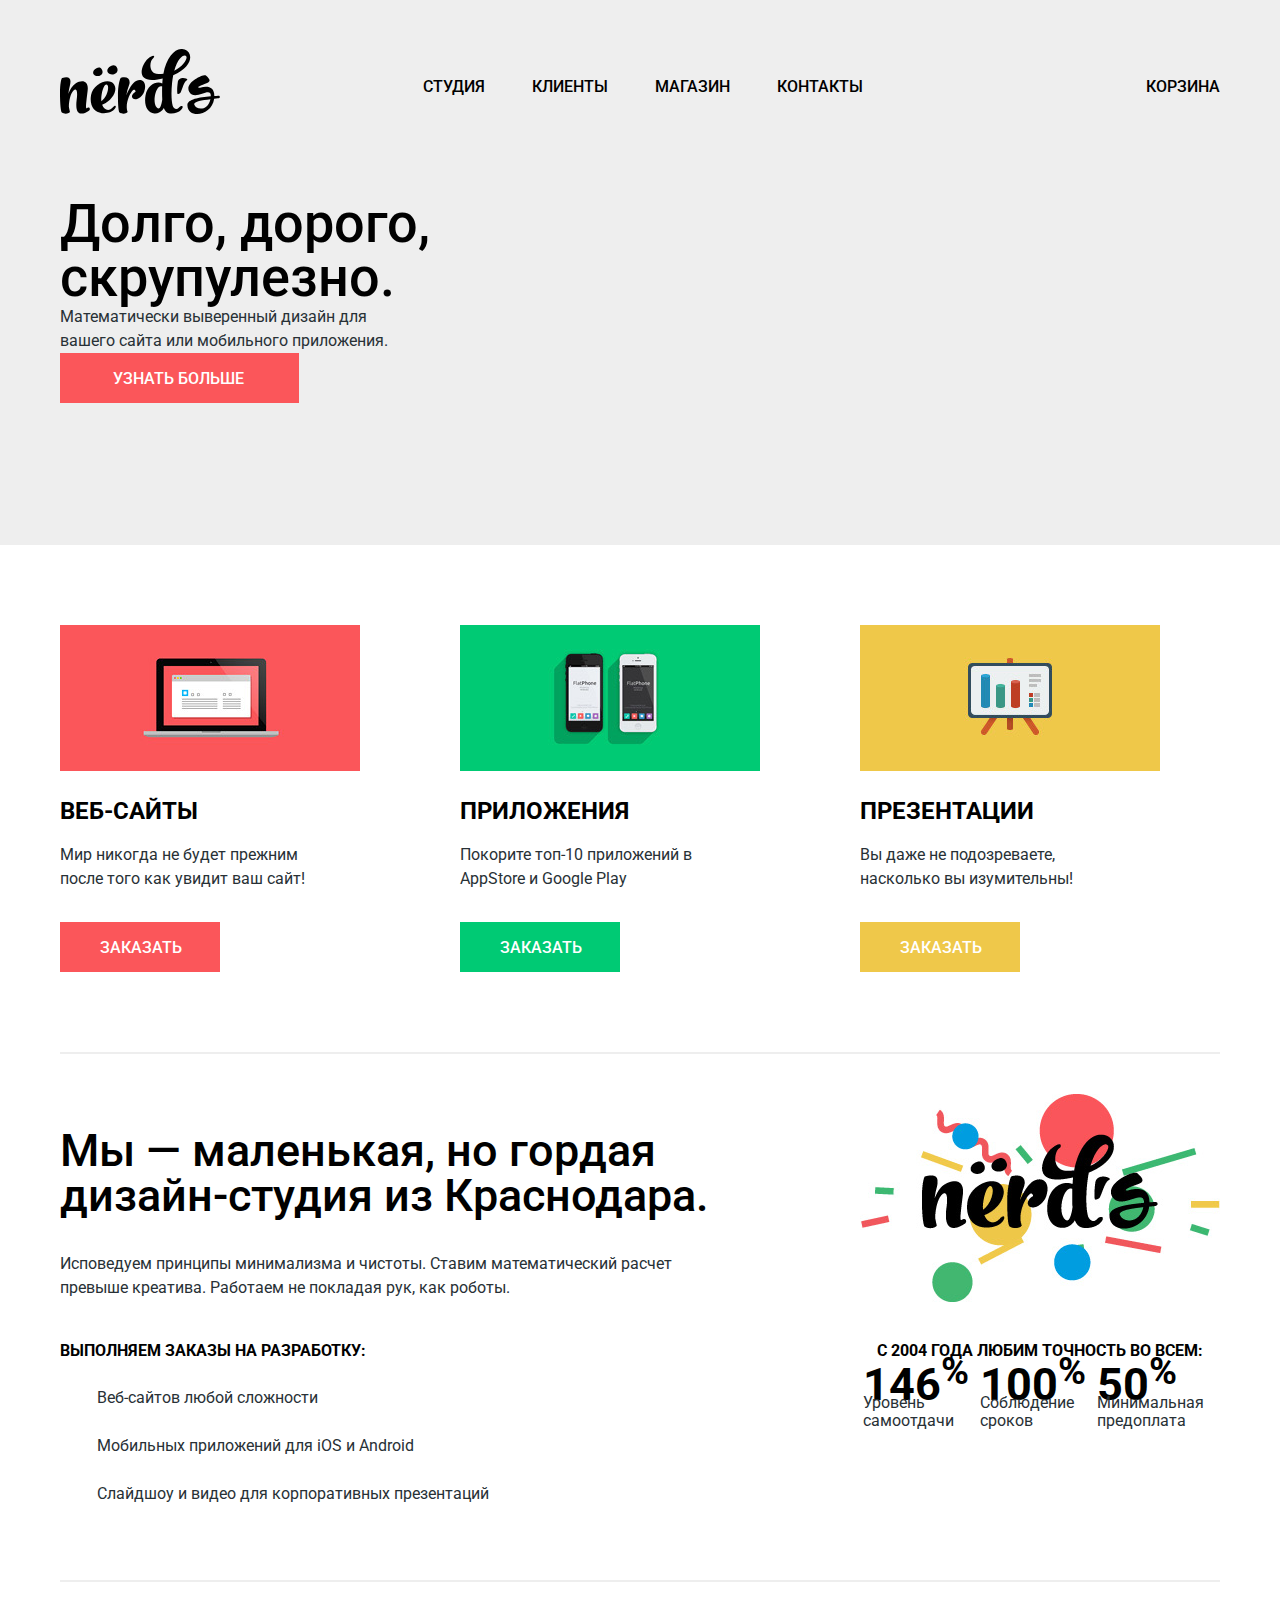
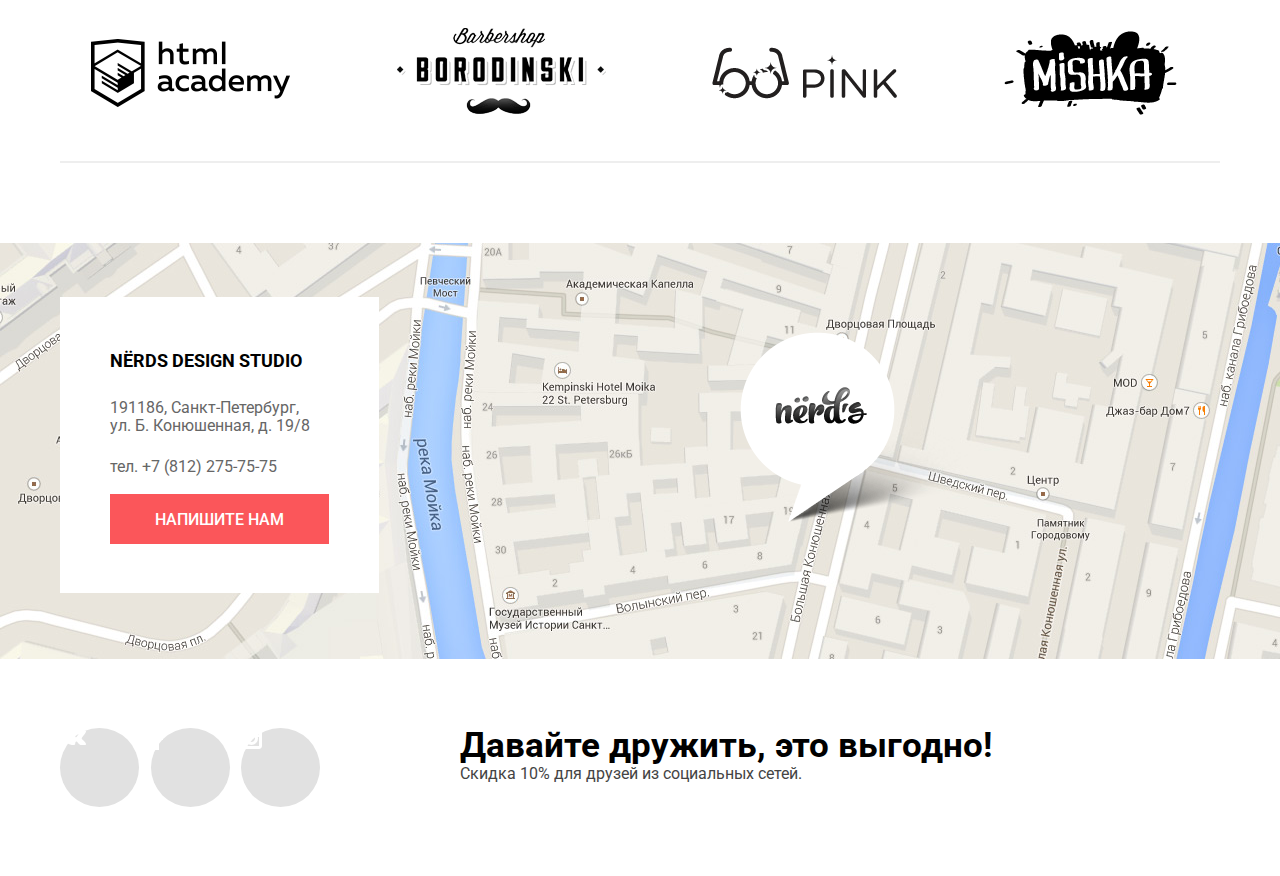
<file: Nerds/index.html>
<!DOCTYPE html>
<html lang="ru">
  <head>
    <meta charset="utf-8">
    <title>HTML Academy: Нёрдс</title>
    <link href="https://fonts.googleapis.com/css?family=Roboto:400,500,700&amp;subset=cyrillic" rel="stylesheet">
    <link href="css/style.css" rel="stylesheet">
  </head>
  <body>
    <header class="main-header">
      <nav class="main-navigation container">
        <a class="main-header-logo">
          <img src="img/logo-nerds.svg" width="160px" height="65px" alt="Логотип Нёрдс">
        </a>
        <ul class="main-menu">
          <li><a href="#">Студия</a></li>
          <li><a href="#">Клиенты</a></li>
          <li><a href="catalog.html">Магазин</a></li>
          <li><a href="#">Контакты</a></li>
        </ul>

        <ul class="user-cart">
          <li class="cart-link">Корзина</li>
        </ul>
      </nav>
    </header>

    <main>
      <h1 class="visually-hidden">Дизайн-студия Nerd's</h1>

      <section class="slider">
        <div class="slider-cintent container">
          <h2 class="visually-hidden">Слайдер</h2>
          <ul>
            <li class="slider-item">
              <!-- <img src="img/slide-1.png" width="698px" height="413px" alt="Долго, дорого, скрупулезно"> -->
              <h3>Долго, дорого, скрупулезно.</h3>
              <p>Математически выверенный дизайн для<br>
                вашего сайта или мобильного приложения.</p>
              <a class="button slider-button" href="#">Узнать больше</a>
            </li>
            <!-- <li class="slider-item">
              <img src="img/slide-2.png" width="663px" height="430px" alt="Любим математику как никто другой">
              <h3>Любим математику как никто другой</h3>
              <p>Никакого креатива, только математические формулы для расчета идеальных пропорций.</p>
              <a class="button" href="#">Узнать больше</a>
            </li>
            <li class="slider-item">
              <img src="img/slide-3.png" width="759px" height="411px" alt="Только ночь, только хардкор">
              <h3>Только ночь, только хардкор</h3>
              <p>Работать днем, как все? Мы против этого. Ближе к полуночи работа только начинается.</p>
              <a class="button" href="#">Узнать больше</a>
            </li> -->
          </ul>
        </div>
      </section>

      <section class="service container">
        <h2 class="visually-hidden">Наши услуги</h2>
        <ul>
          <li class="service-item">
            <img src="img/service-web.jpg" width="300px" height="146px" alt="Веб-сайты">
            <h3>Веб-сайты</h3>
            <p>Мир никогда не будет прежним после того как увидит ваш сайт!</p>
            <a class="button button-service" href="#">Заказать</a>
          </li>
          <li class="service-item">
            <img src="img/service-application.jpg" width="300px" height="146px" alt="Приложения">
            <h3>Приложения</h3>
            <p>Покорите топ-10 приложений в AppStore и Google Play</p>
            <a class="button button-service button-application" href="#">Заказать</a>
          </li>
          <li class="service-item">
            <img src="img/service-presentation.jpg" width="300px" height="146px" alt="Презентации">
            <h3>Презентации</h3>
            <p>Вы даже не подозреваете, насколько вы изумительны!</p>
            <a class="button button-service button-presentation" href="#">Заказать</a>
          </li>
        </ul>
      </section>

      <section class="description container">
        <div  class="description-info">
          <h2>Мы — маленькая, но гордая дизайн-студия из Краснодара.</h2>
          <p>Исповедуем принципы минимализма и чистоты. Ставим математический расчет превыше креатива. Работаем не покладая рук,
            как роботы.</p>
          <h3>Выполняем заказы на разработку:</h3>
          <ul>
            <li>Веб-сайтов любой сложности</li>
            <li>Мобильных приложений для iOS и Android</li>
            <li>Слайдшоу и видео для корпоративных презентаций</li>
          </ul>
        </div>
        <div  class="description-statistics">
          <img src="img/logo-nerds-big.png" width="360px" height="208px" alt="Логотип Нёрдс">
          <h3>с 2004 года любим точность во всем:</h3>
          <table>
            <tr class="percent">
              <td>146<sup>%</sup></td>
              <td>100<sup>%</sup></td>
              <td>50<sup>%</sup></td>
            </tr>
            <tr class="indicator">
              <td>Уровень самоотдачи</td>
              <td>Соблюдение сроков</td>
              <td>Минимальная предоплата</td>
            </tr>
          </table>
        </div>
      </section>

      <section class="partners container">
        <h2 class="visually-hidden">Наши партнеры</h2>
        <ul>
          <li class="partners-item">
            <a href="https://htmlacademy.ru/intensive/htmlcss">
              <img src="img/logo-htmlacademy.png" width="199px" height="68px" alt="Логотип HTMLAcademy">
            </a>
          </li>
          <li class="partners-item">
            <a href="#">
              <img src="img/logo-borodinski.png" width="209px" height="90px" alt="Логотип Barbershop Borodinski">
            </a>
          </li>
          <li class="partners-item">
            <a href="#"><img src="img/logo-pink.png" width="185px" height="52px" alt="Логотип PINK">
            </a>
          </li>
          <li class="partners-item">
            <a href="#">
              <img src="img/logo-mishka.png" width="173px" height="84px" alt="Логотип Mishka">
            </a>
          </li>
        </ul>
      </section>

      <section class="map">
        <h2 class="visually-hidden">Наши контакты</h2>
        <div class="map-container">
          <img src="img/map.jpg" width="1440px" height="416px" alt="Наш адрес: Санкт-Петербург, ул. Б. Конюшенная, д. 19/8">
          <div class="map-info">
            <h3>NЁRDS DESIGN STUDIO</h3>
            <p>191186, Санкт-Петербург,<br>
              ул. Б. Конюшенная, д. 19/8
            </p>
            <p>тел. +7 (812) 275-75-75</p>
            <a class="button map-info-button" href="#">Напишите нам</a>
          </div>
        </div>
      </section>
    </main>

    <footer class="main-footer container">
      <div class="footer-social">
        <ul>
          <li class="social-item">
            <a href="#">
              <span class="visually-hidden">ВКонтакте</span>
              <svg xmlns="http://www.w3.org/2000/svg" width="26px" height="15px" viewBox="0 0 26 15">
                <path fill="#FFF" d="M16.138 11.51c.956-.309 2.18 2.04 3.483 2.939.978.681 1.727.534 1.727.534l3.473-.05s1.815-.112.957-1.554c-.071-.12-.503-1.069-2.585-3.022-2.177-2.043-1.882-1.712.739-5.244 1.597-2.153 2.236-3.468 2.036-4.028-.192-.539-1.365-.399-1.365-.399L20.69.713c-.381.001-.704.119-.851.515-.003.004-.621 1.666-1.445 3.079-1.741 2.989-2.436 3.148-2.724 2.961-.661-.433-.494-1.737-.494-2.664 0-2.897.432-4.105-.846-4.417-.427-.104-.739-.172-1.828-.182-1.392-.021-2.574     0-3.244.329-.445.223-.786.712-.579.74.26.035.843.16 1.155.586.401.552.389 1.789.389 1.789s.229 3.411-.54 3.834c-.528.29-1.25-.302-2.803-3.016-.793-1.388-1.392-2.922-1.392-2.922s-.116-.285-.326-.441c-.25-.185-.6-.244-.6-.244L.848.684S.29.7.085.946c-.182.218-.015.668-.015.668s2.909 6.881 6.203 10.347c3.02 3.182 6.452 2.971 6.452 2.971h1.555s.469-.054.709-.312c.224-.24.214-.691.214-.691s-.031-2.109.935-2.419z"/>
              </svg>
            </a>
          </li>
          <li class="social-item">
            <a href="#">
              <span class="visually-hidden">Facebook</span>
              <svg xmlns="http://www.w3.org/2000/svg" width="12px" height="22px" viewBox="0 0 12 22">
                <path fill="#FFF" d="M12 4V0H8a4 4 0 0 0-4 4v4H0v4h4v10h4V12h4V8H8V4h4z"/>
              </svg>
            </a>
          </li>
          <li class="social-item">
            <a href="#">
              <span class="visually-hidden">Instagram</span>
              <svg xmlns="http://www.w3.org/2000/svg" width="21px" height="21px" viewBox="0 0 21 21">
                <path fill="#FFF" d="M18 0H3C1.35 0 0 1.35 0 3v15c0 1.65 1.35 3 3 3h15c1.65 0 3-1.35 3-3V3c0-1.65-1.35-3-3-3zm-7.5 7c1.93 0 3.5 1.57 3.5 3.5S12.43 14 10.5 14 7 12.43 7 10.5 8.57 7 10.5 7zM18 18H3V9h1.181A6.504 6.504 0 0 0 4 10.5a6.5 6.5 0 1 0 13 0 6.45 6.45 0 0 0-.181-1.5H18v9zm0-11h-4V3h4v4z"/>
              </svg>
            </a>
          </li>
        </ul>
      </div>

      <div class="footer-info">
        <h2>Давайте дружить, это выгодно!</h2>
        <p>Скидка 10% для друзей из социальных сетей.</p>
      </div>
    </footer>
  </body>
</html>
</file>
<file: mishka/css/style-min.css>
@font-face{font-family:"OpenSans";src:url(../fonts/opensans.woff2) format("woff2"),url(../fonts/opensans.woff) format("woff");font-weight:400;font-style:normal;font-display:swap}@font-face{font-family:"OpenSans";src:url(../fonts/opensansbold.woff2) format("woff2"),url(../fonts/opensansbold.woff) format("woff");font-weight:700;font-style:normal;font-display:swap}body{margin:0;padding:0;font-family:"OpenSans","Arial",sans-serif}img{max-width:100%;height:auto}.visually-hidden:not(:focus):not(:active),input[type=checkbox].visually-hidden,input[type=radio].visually-hidden{position:absolute;width:1px;height:1px;margin:-1px;border:0;padding:0;white-space:nowrap;clip:rect(0 0 0 0);overflow:hidden}html{-webkit-box-sizing:border-box;box-sizing:border-box}*,::after,::before{-webkit-box-sizing:inherit;box-sizing:inherit}.button{display:block;padding-top:14px;padding-bottom:14px;font-size:17px;line-height:20px;font-weight:700;color:#444;text-transform:uppercase;text-decoration:none;text-align:center;background-color:#fff;border:2px solid #444}.button:focus,.button:hover{color:#fff;background-color:#444}.button:active{color:rgba(255,255,255,.3)}.page-header{margin:0 auto;position:relative;width:320px;-webkit-box-shadow:0 1px 0 0 #ececec;box-shadow:0 1px 0 0 #ececec}@media (min-width:768px){.page-header{width:100%;-webkit-box-shadow:none;box-shadow:none;z-index:2;background:linear-gradient(to top,#f9f9f9 88px,#fff 89px,#fff 100%)}.page-header--catalog,.page-header--form{background:linear-gradient(to top,#f1f1f1 88px,#fff 89px,#fff 100%)}}.main-nav{font-weight:700;font-size:17px;line-height:24px}.main-nav__logo{display:inline-block;margin:22px 116px 23px;width:86px;height:35px}.main-nav__logo[href]:hover{opacity:.6}.main-nav__logo[href]:active,.site-sections__link:active span{opacity:.3}.main-nav__toggle{position:absolute;top:29px;right:30px;display:block;width:21px;height:20px;border:0;cursor:pointer;background-color:#fff}.main-nav--closed .main-nav__toggle::before{content:"";position:absolute;top:3px;left:0;width:20px;height:2px;background-color:#000;-webkit-box-shadow:0 6px 0 0 #000;box-shadow:0 6px 0 0 #000}.main-nav--closed .main-nav__toggle::after{content:"";position:absolute;top:15px;left:0;width:20px;height:2px;background-color:#000}.main-nav--opened .main-nav__toggle::after,.main-nav--opened .main-nav__toggle::before{content:"";position:absolute;top:10px;left:-3px;width:26px;height:2px;background-color:#000}.main-nav--opened .main-nav__toggle::before{-webkit-transform:rotate(45deg);transform:rotate(45deg);-webkit-transition-duration:.35s;transition-duration:.35s;-webkit-box-shadow:none;box-shadow:none}.main-nav--opened .main-nav__toggle::after{-webkit-transform:rotate(-45deg);transform:rotate(-45deg);-webkit-transition-duration:.35s;transition-duration:.35s}.main-nav__list{margin:0;padding:0;list-style:none}.main-nav--nojs .main-nav__toggle,.main-nav__list--delivery,.main-nav__list--site-info{display:none}.main-nav__item{padding:28px 50px 27px 76px;min-height:79px;-webkit-box-shadow:0 1px 0 0 #ececec,inset 0 1px 0 0 #ececec;box-shadow:0 1px 0 0 #ececec,inset 0 1px 0 0 #ececec}.main-nav__item--cart,.main-nav__item--search{padding-left:25px}.main-nav__link{color:#000;text-decoration:none}.main-nav__link svg{margin-right:23px;margin-bottom:-4px;fill:#231f20;opacity:.2}.main-nav__link:hover{color:rgba(0,0,0,.6)}.main-nav__link:hover svg{fill:#63d1bb;opacity:1}.main-nav__link:active{color:rgba(0,0,0,.3)}.main-nav__link:active svg{fill:#63d1bb;opacity:.3}@media (max-width:767px){.main-nav--closed .main-nav__list--site-sections,.main-nav--closed .main-nav__list--user{display:none}}@media (min-width:768px){.main-nav{margin:0 auto;display:-webkit-box;display:-ms-flexbox;display:flex;-ms-flex-wrap:wrap;flex-wrap:wrap;width:768px;background:linear-gradient(to top,#fff 88px,#f9f9f9 89px,#f9f9f9 100%)}.main-nav--inner-page{background:linear-gradient(to top,#f9f9f9 88px,#fff 89px,#fff 100%)}.main-nav__logo,.main-nav__logo-container{-webkit-box-flex:1;-ms-flex-positive:1;flex-grow:1}.main-nav__logo-container{padding-left:50px;-webkit-box-shadow:0 1px 0 0 #ececec;box-shadow:0 1px 0 0 #ececec;background-color:#fff;z-index:2}.main-nav__logo{margin:22px 0 0;width:113px;height:46px}.main-nav__list--site-sections,.main-nav__list--user{display:-webkit-box;display:-ms-flexbox;display:flex;-ms-flex-wrap:wrap;flex-wrap:wrap}.main-nav__list--site-sections{-webkit-box-orient:horizontal;-webkit-box-direction:normal;-ms-flex-direction:row;flex-direction:row;-webkit-box-flex:1;-ms-flex-positive:1;flex-grow:1;-webkit-box-ordinal-group:2;-ms-flex-order:1;order:1;padding-left:50px;font-size:15px;line-height:24px;max-width:490px;background-color:#f9f9f9}.main-nav__list--user{-webkit-box-align:start;-ms-flex-align:start;align-items:flex-start;padding-right:50px;max-width:400px;-webkit-box-shadow:0 1px 0 0 #ececec;box-shadow:0 1px 0 0 #ececec;background-color:#fff;z-index:2}.main-nav__list--delivery{-webkit-box-flex:1;-ms-flex-positive:1;flex-grow:1;margin-left:auto;display:inline-block;-webkit-box-ordinal-group:3;-ms-flex-order:2;order:2;padding-right:50px;font-size:15px;line-height:24px;font-weight:400;color:#444;background-color:#f9f9f9;text-align:right}.main-nav__list--delivery.main-nav__list--inner-page,.main-nav__list--site-sections.main-nav__list--inner-page{background-color:#f1f1f1}.main-nav__item{padding:0;min-height:88px;-webkit-box-shadow:none;box-shadow:none}.main-nav__item--catalog,.main-nav__item--order{margin-right:35px;padding-left:0;padding-top:18px;padding-bottom:15px}.main-nav__item--search{padding:0 0 15px;width:82px;height:100%;-webkit-box-shadow:inset 1px 0 0 0 #ececec,inset -1px 0 0 0 #ececec;box-shadow:inset 1px 0 0 0 #ececec,inset -1px 0 0 0 #ececec}.main-nav__item--search svg{margin-bottom:0}.main-nav__item--cart{width:266px;padding:0 0 15px;text-align:right}.main-nav__item--delivery{padding-top:18px}.main-nav__link svg{margin-right:26px}.main-nav__search-text,.main-nav__toggle{display:none}.main-nav__list--user .main-nav__link{position:relative;display:block;padding-left:32px;padding-top:36px;height:100%}.main-nav__list--user .main-nav__link svg{pointer-events:none}.main-nav__item--cart .main-nav__link{padding-top:32px}}@media (min-width:1150px){.main-nav{padding:0;width:1150px}.main-nav__logo,.main-nav__logo-container{-webkit-box-ordinal-group:2;-ms-flex-order:1;order:1}.main-nav__logo-container{padding-left:0;background-color:#fff;margin:0;width:277px}.main-nav__logo{margin:9px 28px 7px;-webkit-box-flex:1;-ms-flex-positive:1;flex-grow:1;width:149px;height:72px}.main-nav__list--site-sections{display:-webkit-box;display:-ms-flexbox;display:flex;-webkit-box-align:start;-ms-flex-align:start;align-items:flex-start;-ms-flex-wrap:wrap;flex-wrap:wrap;width:auto;-webkit-box-shadow:0 1px 0 0 #ececec;box-shadow:0 1px 0 0 #ececec;background-color:#fff;font-size:17px;line-height:24px;-webkit-box-ordinal-group:1;-ms-flex-order:0;order:0;z-index:2}.main-nav__list--site-info,.main-nav__list--user{display:-webkit-box;display:-ms-flexbox;display:flex;background-color:#fff;-webkit-box-ordinal-group:3;-ms-flex-order:2;order:2}.main-nav__list--site-info{-ms-flex-wrap:wrap;flex-wrap:wrap;padding-left:50px;min-width:350px;max-width:600px;background-color:#f9f9f9}.main-nav__list--delivery{-webkit-box-flex:1;-ms-flex-positive:1;flex-grow:1;width:350px;-webkit-box-ordinal-group:3;-ms-flex-order:2;order:2}.main-nav__list--site-sections.main-nav__list--inner-page{background-color:#fff}.main-nav__list--site-info.main-nav__list--inner-page{background-color:#f1f1f1}.main-nav__item{-webkit-box-shadow:none;box-shadow:none}.main-nav__item--catalog,.main-nav__item--order{padding-left:0;padding-top:30px;padding-right:5px;width:167px}.main-nav__item--catalog{min-width:185px;border-right:1px solid #ececec}.main-nav__item--search{border-left:1px solid #ececec;border-right:1px solid #ececec}.main-nav__item--new-product,.main-nav__item--sale{padding-left:0;padding-top:18px;padding-right:60px;font-size:15px;line-height:24px}.main-nav__toggle{display:none}}.site-list__item--logo{padding-left:115px;padding-top:22px;padding-bottom:16px}.reviews__text br,.site-list__item--delivery,.site-list__item--new-product,.site-list__item--sale{display:none}@media (min-width:768px){.site-list{display:-webkit-box;display:-ms-flexbox;display:flex;-ms-flex-wrap:wrap;flex-wrap:wrap}.site-list__item{width:167px;min-height:88px;-webkit-box-shadow:none;box-shadow:none}.site-list__item--logo{-webkit-box-flex:1;-ms-flex-positive:1;flex-grow:1;padding-left:50px;padding-right:200px;border-bottom:1px #ececec solid}.site-list__item--catalog{-webkit-box-ordinal-group:2;-ms-flex-order:1;order:1;padding-left:50px;padding-right:30px;border-bottom:none}.site-list__item--order{-webkit-box-ordinal-group:3;-ms-flex-order:2;order:2;padding-left:0;padding-right:30px}.site-list__item--cart,.site-list__item--search{width:82px;border-left:1px #ececec solid;border-bottom:1px #ececec solid}.site-list__item--cart{padding:32px 50px 32px 0;width:264px;text-align:right}.site-list__item--delivery{display:inline-block;-webkit-box-flex:1;-ms-flex-positive:1;flex-grow:1;-webkit-box-ordinal-group:4;-ms-flex-order:3;order:3;text-align:right}.site-list__item .site-list__search-text{display:none}}@media (min-width:1150px){.site-list__item--new-product,.site-list__item--sale{display:inline-block}}.page-main{position:relative;margin:0 auto;z-index:1}@media (min-width:1150px){.page-main{border:0}}.site-sections{position:relative;display:-webkit-box;display:-ms-flexbox;display:flex;width:100%;margin-bottom:26px;background-color:#f9f9f9}.site-sections--catalog,.site-sections--form{margin-bottom:30px;min-height:177px;background-color:#f1f1f1}.site-sections--form{margin-bottom:21px}.site-sections__wrapper{display:-webkit-box;display:-ms-flexbox;display:flex;-webkit-box-orient:vertical;-webkit-box-direction:normal;-ms-flex-direction:column;flex-direction:column;-webkit-box-align:center;-ms-flex-align:center;align-items:center;margin:0 auto;padding-top:70px;width:320px;-webkit-box-shadow:0 -1px 0 0 #ececec;box-shadow:0 -1px 0 0 #ececec}.site-sections__wrapper--index{min-height:490px;background-color:#f9f9f9;background-image:url(../img/hero-mobile@1x.jpg);background-repeat:no-repeat;background-position-x:center;background-position-y:-19px}@media (-webkit-min-device-pixel-ratio:1.5),(min-resolution:144dpi),(min-resolution:1.5dppx){.site-sections__wrapper--index{background-image:url(../img/hero-mobile@2x.jpg);background-size:320px auto}}.site-sections__wrapper--catalog,.site-sections__wrapper--form{padding-bottom:70px;padding-left:20px;padding-right:20px}.site-sections__title{margin:0 auto;padding:0;font-size:27px;line-height:30px;text-align:center;color:#010000}.site-sections--index .site-sections__title{max-width:245px}.site-sections__list{padding:0;list-style:none;margin:auto 0 0;font-size:19px;line-height:24px;font-weight:700}.site-sections__item{position:relative;display:block;text-align:left;width:320px;min-height:103px}.site-sections__item svg{position:absolute;opacity:.5}.site-sections__item--interior{background-color:#63d1bb}.site-sections__item--interior svg{top:23px;right:36px;width:40px;height:62px}.site-sections__item--interior:hover{-webkit-box-shadow:0 -5px 0 0 #59d5bc;box-shadow:0 -5px 0 0 #59d5bc;background-color:#59d5bc}.site-sections__item--interior:hover svg{top:18px}.site-sections__item--toys{background-color:#56c3b2}.site-sections__item--toys svg{top:21px;right:27px;width:60px;height:60px}.site-sections__item--toys:hover{-webkit-box-shadow:0 -5px 0 0 #46c1ae;box-shadow:0 -5px 0 0 #46c1ae;background-color:#46c1ae}.site-sections__item--toys:hover svg{top:16px}.site-sections__link{display:block;padding:25px 120px 25px 29px;color:#fff;text-decoration:none}.copyright__link span,.site-sections__link svg{pointer-events:none}.site-sections__link:hover{padding-top:20px}.site-sections__link:hover svg{opacity:.7}.site-sections__link:active svg{opacity:.3}.site-sections__icon{position:absolute}.site-sections__icon--interior{right:36px;top:23px;width:40px;height:62px}@media (min-width:768px){.site-sections{margin-bottom:45px}.site-sections::after{content:"";position:absolute;left:0;bottom:-11px;width:100%;height:24px;background-image:url(../img/bg-zigzag-fill.svg);background-position:center;background-repeat:repeat-x;background-size:auto 24px}.site-sections--catalog,.site-sections--form{margin-bottom:77px;min-height:125px;background-color:#f1f1f1}.site-sections--form{margin-bottom:70px}.site-sections__wrapper{padding-top:66px;padding-left:50px;padding-right:50px;width:768px;background-position-y:-90px}.site-sections__wrapper--index{min-height:658px;background-image:url(../img/hero-tablet@1x.jpg)}}@media (min-width:768px) and (-webkit-min-device-pixel-ratio:1.5),(min-width:768px) and (min-resolution:144dpi),(min-width:768px) and (min-resolution:1.5dppx){.site-sections__wrapper--index{background-image:url(../img/hero-tablet@2x.jpg);background-size:2300px auto}}@media (min-width:768px){.site-sections__wrapper--catalog,.site-sections__wrapper--form{padding-top:8px;padding-bottom:19px}.site-sections__title{padding-bottom:63px;max-width:500px;font-size:43px;line-height:50px}.site-sections--index .site-sections__title{max-width:100%}.site-sections__list{margin-top:auto;display:-webkit-box;display:-ms-flexbox;display:flex;font-size:20px;line-height:30px}.site-sections__item{width:334px;min-height:119px;-webkit-box-flex:1;-ms-flex-positive:1;flex-grow:1}.site-sections__item--interior svg{top:30px}.site-sections__item--interior:hover svg{top:25px}.site-sections__item--toys svg{top:32px;right:34px}.site-sections__item--toys:hover svg{top:27px}.site-sections__link{padding-top:26px;padding-bottom:31px;padding-left:35px}}@media (min-width:1150px){.site-sections{margin-bottom:123px}.site-sections::after{bottom:-16px;height:34px;background-size:auto 34px}.site-sections--catalog{margin-bottom:127px}.site-sections--form{margin-bottom:121px}.site-sections__wrapper{margin:0 auto;padding:6px 109px 0;width:1150px}.site-sections__wrapper--index{padding-top:66px;background-image:url(../img/hero-desktop@1x.jpg);min-height:658px}}@media (min-width:1150px) and (-webkit-min-device-pixel-ratio:1.5),(min-width:1150px) and (min-resolution:144dpi),(min-width:1150px) and (min-resolution:1.5dppx){.site-sections__wrapper--index{background-image:url(../img/hero-desktop@2x.jpg);background-size:2300px auto}}@media (min-width:1150px){.site-sections__wrapper--catalog,.site-sections__wrapper--form{min-height:167px}.site-sections__title{max-width:620px;font-size:53px;line-height:57px}.site-sections__item{width:525px;min-height:119px}.site-sections__link{padding-top:28px;padding-left:36px;padding-right:310px}}.best-product{position:relative;margin:0 auto 28px;padding-bottom:41px;padding-left:30px;padding-right:30px;width:320px;color:#444}.best-product::after{content:"";position:absolute;bottom:0;left:0;width:100%;height:6px;background-image:url(../img/bg-zigzag-line.svg);background-size:auto 6px;background-position:center;overflow:hidden}.best-product__category,.best-product__title{padding:0;margin:0 0 5px;font-size:25px;line-height:30px;font-weight:700;color:#000}.best-product__category{margin:0 0 23px;font-size:17px;line-height:20px;color:#63d1bb;text-transform:uppercase}.best-product__info{margin-bottom:32px}.best-product__description{padding:0;margin:0 0 17px;font-size:15px;line-height:24px}.best-product__parameters{font-size:15px;line-height:20px;border-collapse:collapse}.best-product__property,.best-product__value{padding-top:10px;padding-bottom:9px;padding-right:27px;border-bottom:1px solid #ececec}.best-product__image{width:260px;height:315px;margin-bottom:21px;overflow:hidden}.best-product__order{display:inline-block;font-size:17px;line-height:24px;font-weight:700;text-align:center}.best-product__price{padding:0;margin:0 0 25px}.best-product__button{padding-left:83px;padding-right:83px}@media (min-width:768px){.best-product{position:relative;margin-bottom:49px;padding-bottom:60px;padding-left:50px;padding-right:50px;width:768px;color:#444}.best-product::after{height:15px;background-size:auto 15px;-webkit-transform:rotate(180deg);transform:rotate(180deg)}.best-product__title{margin-bottom:48px;margin-left:-3px;font-size:43px;line-height:50px}.best-product__category{position:absolute;top:11px;right:78px;margin:0;display:inline-block;text-align:center;width:70px;height:33px;font-size:17px;line-height:17px}.best-product__wrapper{display:-webkit-box;display:-ms-flexbox;display:flex;-webkit-box-pack:justify;-ms-flex-pack:justify;justify-content:space-between}.best-product__info{padding-bottom:130px;display:inline-block;max-width:285px}.best-product__description{margin-bottom:36px;font-size:17px;line-height:30px}.best-product__property,.best-product__value{padding-right:0}.best-product__parameters{width:100%}.best-product__image{margin-top:12px;margin-bottom:0;width:333px;height:404px}.best-product__order{position:absolute;left:46px;bottom:68px;font-size:20px;line-height:24px}.best-product__price{margin-bottom:34px}.best-product__button{padding-left:101px;padding-right:101px}}@media (min-width:1150px){.best-product{margin-bottom:60px;padding-bottom:92px;padding-left:225px;padding-right:50px;width:1150px;color:#444}.best-product::after{content:"";position:absolute;bottom:0;left:50px;width:1050px;height:23px;background-image:url(../img/bg-zigzag-line.svg);background-size:1050px 23px;background-position:center;overflow:hidden}.best-product picture{z-index:-1}.best-product__title{margin-bottom:49px;font-size:53px;line-height:57px}.best-product__category{top:16px;left:97px}.best-product__info{display:inline-block;max-width:285px}.best-product__description{margin-bottom:47px}.best-product__property{padding-bottom:10px}.best-product__image{margin-top:-159px;width:525px;height:636px;z-index:-1}.best-product__order{left:223px;bottom:96px}}.about{margin:0 auto 31px;padding-left:30px;padding-right:30px;width:320px;color:#000;font-weight:700}.about__title{padding:0;margin:0 0 27px;font-size:25px;line-height:30px}.about__list{margin:0;padding:0;list-style:none;font-size:17px;line-height:20px}.about__item{position:relative;display:inline-block;padding-top:60px;padding-bottom:23px;max-width:250px}.about__item::before{content:"";position:absolute;display:block;top:0;left:0;background-repeat:no-repeat}.about__item--flower::before{top:5px;left:7px;width:32px;height:37px;background-image:url(../img/feature-flower.svg);background-size:32px 37px}.about__item--money::before{top:6px;left:0;width:47px;height:27px;background-image:url(../img/feature-money.svg);background-size:47px 27px}.about__item--heart::before{top:10px;left:7px;width:34px;height:27px;background-image:url(../img/feature-heart.svg);background-size:34px 27px}.about__item--ball::before{top:9px;left:2px;width:35px;height:34px;background-image:url(../img/feature-ball.svg);background-size:35px 34px}.about__item--rocket::before{top:9px;left:-5px;width:55px;height:23px;background-image:url(../img/feature-rocket.svg);background-size:55px 23px}.about__item--gift::before{top:7px;left:3px;width:33px;height:32px;background-image:url(../img/feature-gift.svg);background-size:33px 32px}@media (min-width:768px){.about{margin-bottom:51px;padding-left:50px;padding-right:88px;width:768px}.about__title{margin-bottom:25px;margin-left:-5px;font-size:43px;line-height:50px}.about__list,.about__wrapper{display:-webkit-box;display:-ms-flexbox;display:flex}.about__list{-ms-flex-wrap:wrap;flex-wrap:wrap;-webkit-box-pack:justify;-ms-flex-pack:justify;justify-content:space-between;font-size:20px;line-height:22px}.about__item{padding-top:79px;padding-bottom:32px;max-width:295px;width:50%}.about__item--money{-webkit-box-ordinal-group:4;-ms-flex-order:3;order:3}.about__item--heart{-webkit-box-ordinal-group:6;-ms-flex-order:5;order:5}.about__item--ball{-webkit-box-ordinal-group:3;-ms-flex-order:2;order:2}.about__item--rocket{-webkit-box-ordinal-group:5;-ms-flex-order:4;order:4}.about__item--gift{-webkit-box-ordinal-group:7;-ms-flex-order:6;order:6}.about__item::before{top:27px}}@media (min-width:1150px){.about{margin-bottom:61px;padding-left:225px;padding-right:225px;width:1150px}.about__title{font-size:53px;line-height:57px}.about__list{margin-right:55px}}.reviews{position:relative;margin:0 auto;padding-bottom:50px;padding-left:30px;padding-right:30px;width:320px;color:#444;background-color:#fff}.reviews::after{content:"";position:absolute;bottom:0;left:0;width:100%;height:6px;background-image:url(../img/bg-zigzag-line.svg);background-size:auto 6px;background-position:center;overflow:hidden}.reviews__title{padding:0;margin:0 0 24px;font-size:25px;line-height:30px;font-weight:700;color:#000}.reviews__item{padding:0;margin:0 0 25px}.reviews__text{margin:0;padding:0;font-size:15px;line-height:30px}.reviews__author{margin-bottom:30px;font-size:17px;line-height:30px;font-style:normal}.reviews__author-name{line-height:24px;font-weight:700;color:#000}.reviews__toggles{margin-bottom:38px}.reviews__button{padding-left:78px;padding-right:78px;font-size:18px}@media (min-width:768px){.reviews{padding:77px 50px 96px;width:768px;background-image:url(../img/review@1x.jpg);background-repeat:no-repeat}}@media (min-width:768px) and (-webkit-min-device-pixel-ratio:1.5),(min-width:768px) and (min-resolution:144dpi),(min-width:768px) and (min-resolution:1.5dppx){.reviews{background-image:url(../img/review@2x.jpg);background-size:768px auto}}@media (min-width:768px){.reviews::after{content:"";position:absolute;bottom:0;left:0;width:100%;height:15px;background-image:url(../img/bg-zigzag-line.svg);background-size:auto 15px;background-position:center;-webkit-transform:rotate(180deg);transform:rotate(180deg);overflow:hidden}.reviews__title{margin-left:-4px;margin-bottom:49px;padding-right:200px;font-size:43px;line-height:50px}.reviews__item{margin-bottom:55px}.reviews__text{font-size:17px}.reviews__info{display:-webkit-box;display:-ms-flexbox;display:flex;-webkit-box-pack:justify;-ms-flex-pack:justify;justify-content:space-between}.reviews__author{margin:0}.reviews__button{position:absolute;top:79px;right:49px;padding-left:39px;padding-right:39px;font-size:17px}}@media (min-width:1150px){.reviews{padding:70px 50px 150px;width:1150px;background-position:50px 0}}@media (min-width:1150px) and (-webkit-min-device-pixel-ratio:1.5),(min-width:1150px) and (min-resolution:144dpi),(min-width:1150px) and (min-resolution:1.5dppx){.reviews{background-image:url(../img/review@2x.jpg);background-size:1150px auto}}@media (min-width:1150px){.reviews::after{content:"";position:absolute;bottom:0;left:50px;width:1050px;height:23px;background-image:url(../img/bg-zigzag-line.svg);background-size:1050px 23px;-webkit-transform:rotate(180deg);transform:rotate(180deg);background-position:center;overflow:hidden}.reviews__wrapper{margin-left:175px}.reviews__title{margin-bottom:46px;font-size:53px;line-height:57px}.reviews__item{margin-bottom:37px}.reviews__text{max-width:770px}.reviews__text br{display:initial}.reviews__button{top:79px;right:50px}}.slider__toggles{display:-webkit-box;display:-ms-flexbox;display:flex;margin-top:28px}.slider__toggle{display:inline-block;width:130px;height:52px;border:0;background-color:#fff;-webkit-box-shadow:inset 0 0 0 1px #ececec;box-shadow:inset 0 0 0 1px #ececec;cursor:pointer}.slider__toggle--next,.slider__toggle--previous{background-image:url(../img/icon-left-arrow.svg);background-repeat:no-repeat;background-position:50% 50%}.slider__toggle--next{background-image:url(../img/icon-right-arrow.svg)}.slider__toggle:hover{opacity:.6}.copyright__link:active span,.slider__toggle:active{opacity:.3}@media (min-width:768px){.slider__toggles{margin-top:4px;margin-left:auto}.slider__toggle{width:86px;-webkit-box-shadow:none;box-shadow:none}}.contacts{display:-webkit-box;display:-ms-flexbox;display:flex;-webkit-box-orient:vertical;-webkit-box-direction:normal;-ms-flex-direction:column;flex-direction:column;position:relative;margin:0 auto 39px;padding-top:36px;color:#444}.contacts__title{margin:0 auto;padding:0 30px 26px;width:320px;font-size:18px;line-height:30px;font-weight:700;color:#000}.contacts__wrapper{padding-bottom:37px}.contacts__info{margin:0 auto 37px;padding-left:29px;padding-right:25px;width:320px;font-size:15px;line-height:30px}.contacts__item{margin:0;padding:0;display:-webkit-box;display:-ms-flexbox;display:flex;-webkit-box-orient:horizontal;-webkit-box-direction:normal;-ms-flex-direction:row;flex-direction:row}.contacts__definition{margin-right:31px;margin-bottom:30px}.contacts__content a{position:relative;color:#444;text-decoration:none}.contacts__content a::after{content:"";position:absolute;right:0;bottom:-5px;left:0;height:1px;background:#46c1ae}.contacts__content a:hover{color:#46c1ae}.contacts__content a:active{color:rgba(70,193,174,.3)}.contacts__content a:active::after{background:rgba(70,193,174,.1)}.contacts__map-wrapper{position:relative}.contacts__map-wrapper iframe{position:absolute;top:0;left:0;width:100%;border:0;z-index:5}.contacts__map-wrapper picture{z-index:1}.contacts__image-map{position:relative;margin-left:calc(50% - 160px);overflow:hidden;z-index:1}.contacts__button{-ms-flex-item-align:center;align-self:center;margin:0 auto;padding-left:49px;padding-right:49px;max-width:320px;font-size:18px;line-height:20px}@media (min-width:768px){.contacts{margin-bottom:31px;padding-top:62px;padding-bottom:30px}.contacts__wrapper{padding:0 0 50px}.contacts__title{position:relative;margin:0 auto;padding-left:45px;padding-right:130px;padding-bottom:49px;width:768px;font-size:43px;line-height:50px}.contacts__title::before{content:"";position:absolute;top:-14px;right:52px;width:47px;height:81px;background-image:url(../img/flag.svg)}.contacts__info{display:-webkit-box;display:-ms-flexbox;display:flex;-webkit-box-orient:horizontal;-webkit-box-direction:normal;-ms-flex-direction:row;flex-direction:row;-webkit-box-pack:start;-ms-flex-pack:start;justify-content:flex-start;margin:0 auto 28px;padding-left:45px;width:758px;font-size:17px}.contacts__item{margin-right:54px;padding:0 0 28px;max-width:300px;font-size:17px}.contacts__definition{margin-right:23px}.contacts__image-map{margin-left:calc(50% - 384px);width:768px;height:457px}.contacts__button{padding-left:37px;padding-right:38px;font-size:17px}}@media (min-width:1150px){.contacts{margin-bottom:67px;padding-top:142px;padding-left:219px;padding-right:50px;width:1150px}.contacts::before{content:"";position:absolute;top:134px;left:113px;width:47px;height:81px;background-image:url(../img/flag.svg)}.contacts__title{display:inline-block;margin:0;padding-left:0;padding-right:20px;font-size:53px;line-height:57px;max-width:270px}.contacts__title::before{display:none}.contacts__info{-webkit-box-orient:vertical;-webkit-box-direction:normal;-ms-flex-direction:column;flex-direction:column;width:320px;margin:0 0 0 7px;padding:0 0 80px}.contacts__item{margin:0;padding-bottom:0}.contacts__wrapper{display:-webkit-box;display:-ms-flexbox;display:flex;-webkit-box-pack:justify;-ms-flex-pack:justify;justify-content:space-between;padding-bottom:0}.contacts__map-wrapper{margin-top:-172px}.contacts__image-map{margin:0;width:525px}.contacts__button{position:absolute;left:225px;bottom:38px;margin:0}}.page-footer{padding:0;width:100%;background-color:#f1f1f1}.social{margin:0 auto;padding:25px 30px 25px 28px;width:320px}.social__list{margin:0;list-style:none;display:-webkit-box;display:-ms-flexbox;display:flex;-webkit-box-orient:horizontal;-webkit-box-direction:normal;-ms-flex-direction:row;flex-direction:row;-ms-flex-wrap:wrap;flex-wrap:wrap;-webkit-box-pack:center;-ms-flex-pack:center;justify-content:center;-webkit-box-align:center;-ms-flex-align:center;align-items:center;padding:0 0 22px;border-bottom:1px solid #ececec}.social__item{margin-right:40px}.social__item:last-child{margin-right:0}.social__link{display:block;text-decoration:none}.social__link svg{fill:#231f20;pointer-events:none}.social__link:hover .social__icon{fill:#46c1ae}.social__link:active .social__icon{fill:rgba(70,193,174,.3)}.social__logo{display:none}@media (min-width:768px){.social{display:-webkit-box;display:-ms-flexbox;display:flex;-webkit-box-pack:justify;-ms-flex-pack:justify;justify-content:space-between;margin:0 auto;padding:50px;width:768px}.social__logo{position:relative;display:inline-block;min-width:175px}.social__logo svg{pointer-events:none}.social__logo:hover svg{fill:#46c1ae}.social__logo:active svg{fill:rgba(70,193,174,.3)}.social__item{margin-top:8px}.social__list{padding-bottom:0;border:0}}@media (min-width:1150px){.social{margin:0 auto;width:1150px}}.copyright{position:relative;padding-top:20px;padding-left:40px;padding-right:40px}.copyright__text{padding:0;font-size:19px;line-height:18px;font-weight:700;color:#000}.copyright__link{display:-webkit-box;display:-ms-flexbox;display:flex;-webkit-box-pack:justify;-ms-flex-pack:justify;justify-content:space-between;-webkit-box-align:center;-ms-flex-align:center;align-items:center;-ms-flex-wrap:wrap;flex-wrap:wrap;text-decoration:none}.copyright__link svg{width:27px;height:34px;fill:#63d1bb;pointer-events:none}.copyright__link:hover svg{fill:#46c1ae}.copyright__link:active svg{fill:rgba(70,193,174,.3)}@media (min-width:768px){.copyright{display:-webkit-box;display:-ms-flexbox;display:flex;-webkit-box-pack:justify;-ms-flex-pack:justify;justify-content:space-between;-webkit-box-align:center;-ms-flex-align:center;align-items:center;padding:0;min-width:183px}.copyright__link{padding:0;width:100%}}.modal-order{position:fixed;top:50%;left:50%;margin-left:-160px;padding:35px 30px 45px;width:320px;background-color:#fff;-webkit-box-shadow:0 5px 10px 0 rgba(0,1,1,.25);box-shadow:0 5px 10px 0 rgba(0,1,1,.25);border:1px solid #c6c6c6;text-align:center;z-index:20;display:none}.modal-order__title{margin:0 auto;padding:0 50px;font-size:25px;line-height:30px;font-weight:700;text-transform:uppercase;color:#000}@media (min-width:768px){.modal-order{margin-left:-278px;width:566px}.modal-order__title{font-size:30px;line-height:57px;max-width:100%}}.catalog{margin:0 auto 33px;padding-left:30px;padding-right:30px;width:320px}.catalog__list{margin:0;padding:0;list-style:none}.catalog__item{margin-bottom:30px;-webkit-box-shadow:inset 0 0 0 1px #ececec;box-shadow:inset 0 0 0 1px #ececec}.catalog__item:hover .catalog__wrapper{-webkit-box-shadow:inset 0 0 0 1px #ececec,0 6px 10px 0 rgba(0,0,0,.1);box-shadow:inset 0 0 0 1px #ececec,0 6px 10px 0 rgba(0,0,0,.1)}.catalog__item:active .catalog__wrapper{-webkit-box-shadow:inset 0 0 0 1px #ececec,0 3px 5px 0 rgba(0,0,0,.1);box-shadow:inset 0 0 0 1px #ececec,0 3px 5px 0 rgba(0,0,0,.1)}.catalog__image{width:260px;height:195px;overflow:hidden}.catalog__link{margin:0;padding:0;display:block;font-size:0;text-decoration:none;color:#000}.catalog__link--text:hover{opacity:.6}.catalog__link--text:active{opacity:.3}.catalog__wrapper{padding:27px 28px 28px}.catalog__info-wrapper{padding-bottom:19px}.catalog__title{margin:0;font-size:17px;line-height:24px;font-weight:700}.catalog__characteristic{margin:0;padding:5px 0 0;font-size:13px;line-height:30px;color:#444}.catalog__order-wrapper{display:-webkit-box;display:-ms-flexbox;display:flex;-webkit-box-pack:justify;-ms-flex-pack:justify;justify-content:space-between;padding-top:21px;border-top:1px solid #ececec}.catalog__price{margin:0;padding:0;font-size:15px;line-height:24px;font-weight:700;color:#000}.catalog__button{display:block;width:20px;height:19px}.catalog__button svg{width:20px;height:19px;fill:rgba(0,0,0,.2);pointer-events:none}.catalog__button:hover svg{fill:#63d1bb}.catalog__button:active svg{fill:#63d1bb;opacity:.3}@media (min-width:768px){.catalog{margin-bottom:53px;padding-left:50px;padding-right:50px;width:768px}.catalog__item{display:-webkit-box;display:-ms-flexbox;display:flex;margin-bottom:54px}.catalog__image{min-width:334px;height:334px}.catalog__wrapper{display:-webkit-box;display:-ms-flexbox;display:flex;-webkit-box-orient:vertical;-webkit-box-direction:normal;-ms-flex-direction:column;flex-direction:column;margin-top:0;padding-right:32px;-webkit-box-flex:1;-ms-flex-positive:1;flex-grow:1}.catalog__info-wrapper{padding-right:35px}.catalog__title{font-size:20px}.catalog__characteristic{font-size:15px}.catalog__order-wrapper{margin-top:auto}.catalog__price{margin-left:5px;font-size:17px}}@media (min-width:1150px){.catalog{margin-bottom:36px;padding-left:50px;padding-right:50px;width:1150px}.catalog__list{display:-webkit-box;display:-ms-flexbox;display:flex;-ms-flex-wrap:wrap;flex-wrap:wrap;-webkit-box-pack:start;-ms-flex-pack:start;justify-content:flex-start}.catalog__item{margin-right:50px;margin-bottom:20px;-webkit-box-orient:vertical;-webkit-box-direction:normal;-ms-flex-direction:column;flex-direction:column;width:316px}.catalog__item:nth-child(3n){margin-right:0}.catalog__image{min-width:316px;height:462px}.catalog__order-wrapper{padding-top:24px}.catalog__wrapper{display:-webkit-box;display:-ms-flexbox;display:flex;-webkit-box-orient:vertical;-webkit-box-direction:normal;-ms-flex-direction:column;flex-direction:column;padding-right:32px}.catalog__info-wrapper{padding-right:20px;padding-bottom:13px}.catalog__price{margin-left:0}}.production{position:relative;margin:0 auto 58px;padding-left:30px;padding-right:30px;width:320px}.production__wrapper{display:-webkit-box;display:-ms-flexbox;display:flex;-webkit-box-orient:vertical;-webkit-box-direction:normal;-ms-flex-direction:column;flex-direction:column;-webkit-box-shadow:inset 0 0 0 1px #ececec;box-shadow:inset 0 0 0 1px #ececec}.production__wrapper:hover{-webkit-box-shadow:inset 0 0 0 1px #ececec,0 6px 10px 0 rgba(0,0,0,.1);box-shadow:inset 0 0 0 1px #ececec,0 6px 10px 0 rgba(0,0,0,.1)}.production__wrapper:active{-webkit-box-shadow:inset 0 0 0 1px #ececec,0 3px 5px 0 rgba(0,0,0,.1);box-shadow:inset 0 0 0 1px #ececec,0 3px 5px 0 rgba(0,0,0,.1)}.production__container{position:relative}.production__link{position:absolute;top:37px;left:80px;display:block;width:101px;height:77px}.production__link svg{width:101px;height:77px;pointer-events:none}.production__link:hover svg{-webkit-transform:scale(1.2);transform:scale(1.2);-webkit-transition-duration:.4s;transition-duration:.4s}.production__link:active svg{-webkit-transform:scale(.8);transform:scale(.8);-webkit-transition-duration:.8s;transition-duration:.8s;opacity:.3}.production__video{width:260px;height:150px;overflow:hidden}.production__title{position:relative;display:inline-block;margin:0;padding:24px 30px 24px 90px;font-size:17px;line-height:24px;font-weight:700;color:#000;-webkit-box-ordinal-group:0;-ms-flex-order:-1;order:-1}.production__title::before{content:"";position:absolute;top:29px;left:34px;width:32px;height:32px;background-image:url(../img/video.svg);background-repeat:no-repeat}.production__info{display:inline-block;margin:22px 34px 34px}.production__text{margin:0;padding:0 0 27px;font-size:13px;line-height:24px;color:#444}.production__button{padding-left:23px;padding-right:25px}@media (min-width:768px){.production{margin-bottom:66px;padding-left:50px;padding-right:50px;width:768px}.production__title{padding:0 30px 0 107px;font-size:20px;-webkit-box-ordinal-group:1;-ms-flex-order:0;order:0}.production__title::before{content:"";position:absolute;top:-5px;left:42px}.production__container{margin-bottom:33px}.production__link{top:189px;left:283px}.production__video{width:668px;height:455px}.production__info{display:-webkit-box;display:-ms-flexbox;display:flex;-webkit-box-orient:vertical;-webkit-box-direction:normal;-ms-flex-direction:column;flex-direction:column;-webkit-box-pack:justify;-ms-flex-pack:justify;justify-content:space-between;margin:32px 40px 46px}.production__text{padding-bottom:35px;font-size:15px;line-height:30px}}@media (min-width:1150px){.production{margin-bottom:108px;padding-left:50px;padding-right:50px;width:1150px}.production__wrapper{min-height:455px}.production__title{margin-top:98px;margin-left:760px;margin-right:57px;padding:0;max-width:240px}.production__title::before{content:"";position:absolute;top:-56px;left:2px}.production__container{position:absolute;top:0;left:50px;width:682px;height:auto}.production__video{position:absolute;display:block;margin:0;width:682px;height:455px}.production__link{top:190px;left:292px}.production__info{margin-left:760px;margin-right:57px;margin-bottom:60px;max-width:240px}.production__text{padding-bottom:45px}.production__button{padding-left:44px;padding-right:44px;width:auto}}.order-form{margin:0 auto 59px;padding-left:30px;padding-right:30px;width:320px}.order-form__text{padding:0;margin:0 0 26px;font-size:13px;line-height:24px;color:#444}@media (min-width:768px){.order-form{margin-bottom:53px;padding:0;width:100%}.order-form__text{margin:0 auto 73px;padding-left:50px;padding-right:50px;width:768px;font-size:17px;line-height:30px}}@media (min-width:1150px){.order-form{margin-bottom:50px}.order-form__text{padding-left:225px;padding-right:225px;width:1150px}}.form{display:-webkit-box;display:-ms-flexbox;display:flex;-webkit-box-orient:vertical;-webkit-box-direction:normal;-ms-flex-direction:column;flex-direction:column;-webkit-box-pack:justify;-ms-flex-pack:justify;justify-content:space-between}.form__info{margin-top:16px}.form__text{padding:0;display:block;margin:0 0 31px;color:#444;font-size:14px;line-height:16px}.form__button{padding:16px 44px;line-height:16px}@media (min-width:768px){.form__info{display:-webkit-box;display:-ms-flexbox;display:flex;-webkit-box-pack:justify;-ms-flex-pack:justify;justify-content:space-between;-webkit-box-align:center;-ms-flex-align:center;align-items:center;margin:49px auto 0;padding-left:50px;padding-right:50px;width:768px}.form__text{margin:0;text-align:right;font-size:17px;line-height:30px}.form__button{padding-top:18px;padding-left:29px;padding-right:30px;-webkit-box-ordinal-group:0;-ms-flex-order:-1;order:-1}}@media (min-width:1150px){.form__info{margin-top:0;padding-left:225px;padding-right:225px;width:1150px}}.form-item{margin:0;padding:0;font-size:17px;line-height:18px;font-weight:700;color:#000}.form-item--type{margin-bottom:21px}.form-item--color{margin-bottom:48px}.form-item--name{margin-bottom:11px}.form-item--email,.form-item--phone{margin-bottom:10px}.form-item__wrapper{position:relative}.form-item__item--toggle{margin-bottom:25px;padding-left:64px}.form-item__list--checkbox .form-item__item--toggle{margin-bottom:43px}.form-item__list--checkbox .form-item__item--toggle:last-child{margin-bottom:0}.form-item__legend{margin:0;display:-webkit-box;display:-ms-flexbox;display:flex;-webkit-box-pack:justify;-ms-flex-pack:justify;justify-content:space-between;-webkit-box-align:center;-ms-flex-align:center;align-items:center;padding:0 0 35px;font-size:17px;line-height:16px;font-weight:700;color:#63d1bb;text-transform:uppercase}.form-item__legend--name{padding-bottom:28px}.form-item__legend--email,.form-item__legend--phone{padding-bottom:7px}.form-item__legend--textarea{padding-bottom:25px}.form-item__legend::after{content:"";width:50px;height:1px;background:#63d1bb;-webkit-box-flex:1;-ms-flex-positive:1;flex-grow:1;margin-left:20px}.form-item__list{margin:0;padding:0;list-style:none}.form-item__list--toggle{padding-left:62px;padding-bottom:24px}.form-item__input{position:relative;margin-bottom:22px;padding-bottom:4px;width:100%;height:52px;font-family:inherit;font-size:17px;line-height:18px;color:rgba(68,68,68,.3);background-color:transparent;border:0;-webkit-box-shadow:inset 0 -2px 0 0 #000;box-shadow:inset 0 -2px 0 0 #000}.form-item__input:active,.form-item__input:focus,.form-item__input:hover{-webkit-box-shadow:inset 0 -2px 0 0 #62d1ba;box-shadow:inset 0 -2px 0 0 #62d1ba}.form-item__input--phone-number{font-size:19px}.form-item__input--textarea{margin-bottom:0;padding:15px;height:142px;border:solid 2px #444;-webkit-box-shadow:none;box-shadow:none}.form-item__input--textarea:active,.form-item__input--textarea:focus,.form-item__input--textarea:hover{border:solid 2px #62d1ba;-webkit-box-shadow:none;box-shadow:none}.form-item__input--textarea:active,.form-item__input--textarea:focus{color:#444}.form-item__label{position:relative}.form-item__input--radio+label::before{content:"";position:absolute;top:-7px;left:-64px;width:39px;height:39px;border:2px solid #444;border-radius:50%}.form-item__input--radio:checked+label::after{content:"";position:absolute;top:4px;left:-52px;width:8px;height:8px;border:8px solid #62d1ba;border-radius:50%}.form-item__input--checkbox+label::before{content:"";position:absolute;top:-7px;left:-64px;width:40px;height:39px;border:2px solid #444}.form-item__input--checkbox:checked+label::after{content:"";position:absolute;top:6px;left:-56px;width:22px;height:16px;background-image:url(../img/icon-tick.svg);background-repeat:no-repeat;background-size:22px 16px}.form-item__input--checkbox:focus+label::before,.form-item__input--checkbox:hover+label::before,.form-item__input--radio:focus+label::before,.form-item__input--radio:hover+label::before{border:2px solid #62d1ba}.form-item__input--checkbox:active+label::before,.form-item__input--radio:active+label::before{border:2px solid #444;opacity:.3}.form-item__input--checkbox:disabled+label::before,.form-item__input--radio:disabled+label::before{opacity:.1}.form-item--email svg,.form-item--phone svg{position:absolute;top:34px;right:8px;fill:#000;opacity:.2}.form-item--email svg{right:4px}.form-item__input:active~svg,.form-item__input:focus~svg,.form-item__input:hover~svg{fill:#62d1ba;opacity:1}.form-item__input[placeholder]{color:#444}.form-item__input--email:focus+label,.form-item__input--phone-number:focus+label{display:none}@media (min-width:768px){.form-item{display:-webkit-box;display:-ms-flexbox;display:flex;font-size:19px;width:100%}.form-item--color{margin:0;padding-bottom:13px}.form-item--color .form-item__legend,.form-item--type .form-item__legend{margin-top:0}.form-item--type{padding-bottom:16px}.form-item--color{padding-top:65px}.form-item--color .form-item__item--toggle{width:48%}.form-item--name{padding-bottom:27px;padding-top:50px}.form-item--color,.form-item--email,.form-item--phone{background-color:#f1f1f1}.form-item--phone{margin:0;padding-top:50px;padding-bottom:25px}.form-item--email{padding-bottom:50px}.form-item--textarea{padding-top:40px}.form-item--name,.form-item--textarea,.form-item--type,.form-item__info,.form-item__wrapper{margin:0 auto;padding-left:50px;padding-right:50px;width:768px}.form-item__wrapper{display:-webkit-box;display:-ms-flexbox;display:flex;-webkit-box-pack:justify;-ms-flex-pack:justify;justify-content:space-between}.form-item__item--toggle{margin-bottom:57px;padding-left:81px}.form-item__legend{display:inline-block;margin-top:17px;padding-bottom:0;width:166px;-ms-flex-negative:0;flex-shrink:0}.form-item__legend::after{display:none}.form-item__list--radio{-webkit-box-orient:vertical;-webkit-box-direction:normal;-ms-flex-direction:column;flex-direction:column;-webkit-box-align:start;-ms-flex-align:start;align-items:flex-start}.form-item__item--name,.form-item__list--checkbox,.form-item__list--radio{display:-webkit-box;display:-ms-flexbox;display:flex}.form-item__list--checkbox{-webkit-box-pack:justify;-ms-flex-pack:justify;justify-content:space-between;-ms-flex-wrap:wrap;flex-wrap:wrap}.form-item__list--checkbox .form-item__item--toggle{margin-bottom:57px}.form-item__item--name{margin-bottom:24px}.form-item__item--name .form-item__label{margin-top:17px}.form-item__list--text{-webkit-box-flex:1;-ms-flex-positive:1;flex-grow:1}.form-item__list--text .form-item__label{vertical-align:middle}.form-item__input{margin:0;padding-left:18px;padding-right:18px;font-size:19px;background-color:inherit}.form-item__input--email,.form-item__input--phone-number{padding-right:70px}.form-item__input--text{margin-left:25px}.form-item__input--radio+label::before{content:"";position:absolute;top:-11px;left:-79px;width:51px;height:51px}.form-item__input--radio:checked+label::after{content:"";position:absolute;top:4px;left:-63px;width:8px;height:8px;border:10px solid #62d1ba}.form-item__input--checkbox+label::before{content:"";position:absolute;top:-12px;left:-79px;width:54px;height:52px}.form-item__input--checkbox:checked+label::after{content:"";position:absolute;top:4px;left:-67px;width:33px;height:22px;background-size:33px 22px}.form-item--email svg,.form-item--phone svg{position:absolute;top:12px;right:75px}.form-item--email svg{right:72px}.form-item__input--textarea{padding-top:13px;padding-left:15px}}@media (min-width:1150px){.form-item__input{padding-bottom:7px}.form-item--type{margin:0 auto;padding-right:145px;width:1150px}.form-item--name{margin:0 auto}.form-item--name,.form-item--textarea,.form-item__info,.form-item__wrapper{padding-left:111px;padding-right:145px;width:1150px}.form-item__info,.form-item__wrapper{margin:0 auto}.form-item__input--email,.form-item__input--phone-number,.form-item__input--text,.form-item__input--textarea{margin-right:80px}.form-item__input--radio+label::before{left:-82px}.form-item__input--radio:checked+label::after{left:-66px}.form-item__input--checkbox+label::before{content:"";position:absolute;top:-12px;left:-82px;width:54px;height:51px}.form-item__input--checkbox:checked+label::after{content:"";position:absolute;top:4px;left:-70px;width:33px;height:22px;background-size:33px 22px}.form-item__list--checkbox .form-item__item--toggle:last-child{margin-bottom:57px}.form-item__legend{width:115px}.form-item--type{padding-left:115px}.form-item--type .form-item__legend{width:111px}.form-item--color{padding-bottom:11px}.form-item--color .form-item__item--toggle{padding-left:79px;width:32%}.form-item--phone{padding-top:49px}.form-item--email svg,.form-item--phone svg{position:absolute;top:10px;right:234px}.form-item--email svg{right:230px}.form-item--textarea{margin:0 auto 49px;padding-top:38px}.form-item__input--textarea{padding-top:12px;padding-left:14px}}.modal-form{text-align:center}.modal-form__text{font-size:15px;line-height:30px;color:#444}.modal-form__list{padding:0;list-style:none;display:-webkit-box;display:-ms-flexbox;display:flex;-webkit-box-pack:justify;-ms-flex-pack:justify;justify-content:space-between;margin:0 0 31px}.modal-form__item label{display:inline-block;width:82px;height:52px;padding-top:19px;padding-bottom:20px;font-size:17px;line-height:16px;font-weight:700;vertical-align:middle;text-align:center;color:#444;border:2px solid rgba(68,68,68,.1);cursor:pointer}.modal-form__item label:hover{border:2px solid rgba(68,68,68,.3)}.modal-form__size-L:checked~.modal-form__list label[for=l-size],.modal-form__size-M:checked~.modal-form__list label[for=m-size],.modal-form__size-S:checked~.modal-form__list label[for=s-size]{border:2px solid #62d1ba}.modal-form__button{margin:0 auto;padding-left:82px;padding-right:83px;border:2px solid #63d1bb;cursor:pointer}.modal-form__button,.modal-form__button:hover{color:#fff;background-color:#63d1bb}.modal-form__button:active{color:rgba(255,255,255,.3)}@media (min-width:768px){.modal-form__text{font-size:17px}.modal-form__list{margin-left:78px;margin-right:78px}.modal-form__item label{width:112px}.modal-form__button{padding-left:125px;padding-right:125px}}.modal-view{display:block}.modal-overlay{position:fixed;top:0;left:0;width:100%;height:100%;background-color:rgba(255,255,255,.9);z-index:19;display:none}.overlay-view{display:block}
</file>
<file: Nerds/css/style.css>
body {
  margin: 0;
  padding: 0;
  font-family: 'Roboto', Arial, sans-serif;
  font-size: 16px;
  line-height: 24px;
  color: #000000;
}

.button {
  display: inline-block;
  box-sizing: border-box;
  vertical-align: top;
  padding-top: 17px;
  padding-bottom: 15px;
  font-size: 16px;
  line-height: 18px;
  font-weight: 500;
  color: #ffffff;
  background-color: #fb565a;
  text-decoration: none;
  text-transform: uppercase;
  min-height: 50px;
  border: 0;
}

.container {
    width: 1160px;
    margin: 0 auto;
}

.visually-hidden:not(:focus):not(:active),
input[type="checkbox"].visually-hidden,
input[type="radio"].visually-hidden {
  position: absolute;
  width: 1px;
  height: 1px;
  margin: -1px;
  border: 0;
  padding: 0;
  white-space: nowrap;
  -webkit-clip-path: inset(100%);

          clip-path: inset(100%);
  clip: rect(0 0 0 0);
  overflow: hidden;
}

.slider ul,
.service ul,
.description ul,
.partners ul,
.footer-social ul,
.catalog ul,
.pagination ul {
  margin: 0;
  padding: 0;
  list-style: none;
}

.main-header {
  background-color: #eeeeee;
}

.main-navigation {
  display: flex;
  justify-content: space-between;
  align-items: center;
  padding-top: 49px;
  padding-bottom: 18px;
}

.main-navigation .main-header-logo {
  line-height: 0;
}

.main-menu,
.user-cart {
  margin: 0;
  padding: 0;
  line-height: 30px;
  font-weight: 500;
  text-transform: uppercase;
  list-style: none;
}

.main-menu {
  display: flex;
  justify-content: space-between;
  align-items: flex-end;
  flex-wrap: wrap;
  padding-top: 11px;
  min-width: 440px;
  max-width: 760px;
}

.main-menu a {
  text-decoration: none;
  color: #000000;
}

.user-cart {
  padding-top: 11px;
  padding-left: 80px;
}

.slider {
  margin-bottom: 80px;
  min-height: 413px;
  background-color: #eeeeee;
}

.slider h3 {
  margin: 0;
  padding: 0;
  padding-top: 65px;
  font-size: 54px;
  line-height: 54px;
  font-weight: 500;
  max-width: 520px;
}

.slider p {
  margin: 0;
  padding: 0;
  font-weight: 400;
  color: #283136;
}

.slider-button {
  padding-left: 53px;
  padding-right: 55px;
  max-width: 240px;
}

.service {
  margin-bottom: 80px;
}

.service ul {
  display: flex;
  justify-content: flex-start;
  align-items: center;
}

.service h3 {
  margin: 0;
  margin-bottom: 17px;
  padding: 0;
  font-size: 24px;
  line-height: 30px;
  font-weight: 700;
  text-transform: uppercase;
}

.service p {
  margin: 0;
  margin-bottom: 31px;
  padding: 0;
  font-weight: 400;
  color: #283136;
  max-width: 250px;
}

.service-item {
  padding-right: 100px;
  width: 300px;
}

.service-item img {
  margin-bottom: 18px;
}

.service .button-service  {
  padding-left: 40px;
  padding-right: 40px;
  max-width: 160px;
}

.service .button-application {
  background-color: #00ca74;
}

.service .button-presentation {
  background-color: #efc84a;
}

.description {
  display: flex;
  justify-content: space-between;
  margin-bottom: 46px;
  padding-top: 40px;
  padding-bottom: 50px;
  border-top: 2px solid #eeeeee;
  border-bottom: 2px solid #eeeeee;
}

.description h2 {
  margin: 0;
  margin-bottom: 34px;
  padding: 0;
  font-size: 45px;
  line-height: 45px;
  font-weight: 500;
}

.description h3 {
  margin: 0;
  padding: 0;
  font-size: 16px;
  font-weight: 700;
  text-transform: uppercase;
}

.description p {
  margin: 0;
  margin-bottom: 39px;
  padding: 0;
  font-weight: 400;
  color: #283136;
}

.description ul {
  padding-left: 37px;
  color: #283136;
}

.description img {
  margin-bottom: 30px;
}

.description-info {
  margin-top: 34px;
  max-width: 680px;
}

.description-info h3 {
  margin-bottom: 23px;
}

.description-info li {
  padding-bottom: 24px;
}

.description-statistics {
  max-width: 360px;
}

.description-statistics h3 {
  text-align: center;
}

.description .percent {
  font-size: 45px;
  line-height: 10px;
  font-weight: 700;
}

.description .indicator {
  line-height: 18px;
  font-weight: 400;
  color: #283136;
}

.partners {
  margin-bottom: 80px;
  padding-bottom: 36px;
  border-bottom: 2px solid #eeeeee;
}

.partners ul {
  display: flex;
  justify-content: space-between;
  align-items: center;
  margin-left: 31px;
  margin-right: 43px;
}

.map {
  position: relative;
  margin-bottom: 69px;
  height: 416px;
}

.map-container {
  position: absolute;
  left: 50%;
  margin-left: -720px;
}

.map img {
  position: relative;
  z-index: 1;
}

.map-info {
  position: absolute;
  top: 54px;
  left: 140px;
  padding-top: 49px;
  padding-bottom: 49px;
  padding-left: 50px;
  padding-right: 50px;
  background-color: #ffffff;
  z-index: 2;
}

.map-info h3 {
  margin: 0;
  padding: 0;
  padding-bottom: 23px;
  font-size: 18px;
  line-height: 30px;
  font-weight: 700;
}

.map-info p {
  margin: 0;
  padding: 0;
  padding-bottom: 23px;
  line-height: 18px;
  color: #666666;
}

.map-info p + p {
  padding-bottom: 18px;
}

.map-container::before {
  content: "";
  position: absolute;
  top: 89px;
  left: 820px;
  width: 231px;
  height: 190px;
  background-image: url("../img/map-marker.png");
  background-repeat: no-repeat;
  z-index: 2;
}

.map-info-button {
  padding-left: 45px;
  padding-right: 45px;
}

.main-footer {
  display: flex;
  justify-content: space-between;
  padding-bottom: 69px;
}

.footer-social ul {
  display: flex;
  justify-content: space-between;
  flex-wrap: wrap;
  width: 260px;
}

.footer-info {
  width: 760px;
}

.footer-info h2 {
  margin: 0;
  padding: 0;
  font-size: 35px;
  line-height: 35px;
  font-weight: 700;
}

.footer-info p {
  margin: 0;
  padding: 0;
  line-height: 22px;
  font-weight: 400;
  color: #444444;
}

.social-item a {
  display: inline-block;
  vertical-align: middle;
  width: 79px;
  height: 79px;
  background-color: #e1e1e1;
  border-radius: 50%;
}

.catalog-page h1 {
  margin: 0;
  padding: 0;
  font-size: 54px;
  line-height: 54px;
  font-weight: 500;
}

.sorting p {
  margin: 0;
  padding: 0;
  font-size: 18px;
  line-height: 18px;
  font-weight: 700;
  text-transform: uppercase;
}

.sorting-type a {
  text-decoration: none;
  color: #000000;
  opacity: 0.3;
}

.sorting-type .current {
  opacity: 1;
}

.catalog-overlay h3 {
  margin: 0;
  padding: 0;
  font-size: 18px;
  line-height: 30px;
  font-weight: 700;
  text-transform: uppercase;
}

.catalog-overlay p {
  margin: 0;
  padding: 0;
  line-height: 18px;
  font-weight: 400;
  color: #666666;
}

.pagination a {
  text-decoration: none;
  font-weight: 500;
  color: #000000;
}
</file>
